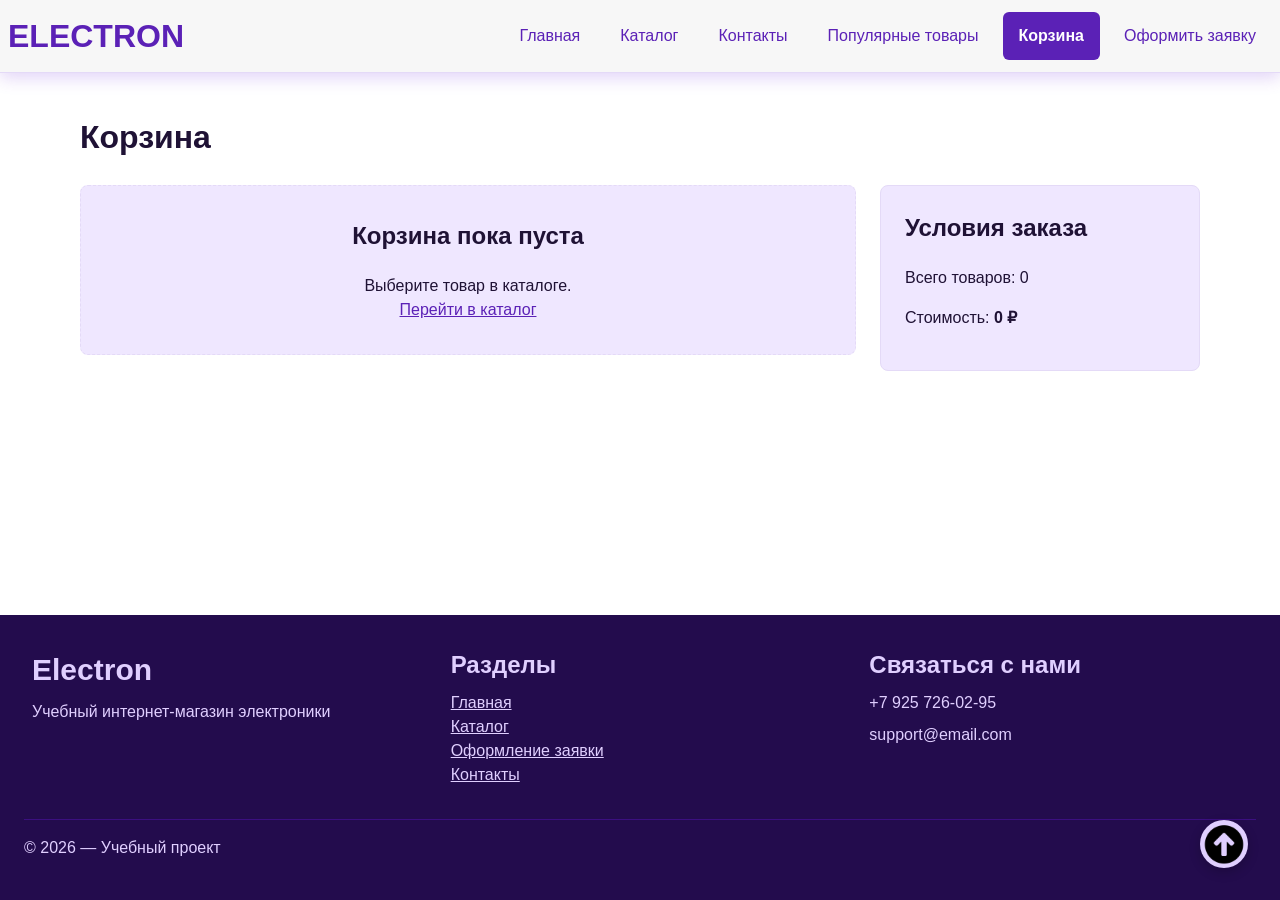
<file: cart.html>
<!doctype html>
<html lang="ru">
  <head>
    <meta charset="UTF-8" />
    <meta name="viewport" content="width=device-width, initial-scale=1.0" />
    <meta
      name="description"
      content="Корзина — учебный интернет-магазин электроники Electron."
    />
    <title>Корзина — Electron</title>
    <link rel="stylesheet" href="css/style.css" />
    <link rel="stylesheet" href="css/responsive.css" />
    <script src="js/data.js" defer></script>
    <script src="js/cart.js" defer></script>
  </head>
  <body>
    <a id="top"></a>

    <header class="site-header">
      <div class="site-header__inner">
        <a class="site-header__logo" href="index.html">Electron</a>
        <nav class="site-nav" aria-label="Основная навигация">
          <ul class="site-nav__list">
            <li class="site-nav__item">
              <a class="site-nav__link" href="index.html">Главная</a>
            </li>
            <li class="site-nav__item">
              <a class="site-nav__link" href="catalog.html">Каталог</a>
            </li>
            <li class="site-nav__item">
              <a class="site-nav__link" href="contacts.html">Контакты</a>
            </li>
            <li class="site-nav__item">
              <a class="site-nav__link" href="index.html#popular">
                Популярные товары
              </a>
            </li>
            <li class="site-nav__item">
              <a href="cart.html" class="site-nav__link site-nav__link--active"
                >Корзина</a
              >
            </li>
            <li class="site-nav__item">
              <a class="site-nav__link" href="order.html">Оформить заявку</a>
            </li>
          </ul>
        </nav>
      </div>
    </header>

    <main>
      <div class="container">
        <h1 class="cart-title">Корзина</h1>
      </div>

      <section class="container cart-layout">
        <div data-cart-list></div>

        <aside class="cart-info">
          <h2>Условия заказа</h2>
          <p class="card-description" data-cart-summary aria-live="polite">
            Всего товаров: 0
          </p>
          <p>Стоимость: <strong data-cart-subtotal>0 ₽</strong></p>

          <a href="order.html" data-checkout hidden>
            <button type="button" class="button button--primary">
              Перейти к оформлению
            </button>
          </a>
        </aside>
      </section>
    </main>

    <footer id="site-footer">
      <div class="site-footer__inner">
        <div>
          <h2 class="site-footer__logo">Electron</h2>
          <p>Учебный интернет-магазин электроники</p>
        </div>
        <div class="site-footer__sections">
          <h2>Разделы</h2>
          <a class="site-footer__link" href="index.html">Главная</a>
          <a class="site-footer__link" href="catalog.html">Каталог</a>
          <a class="site-footer__link" href="order.html">Оформление заявки</a>
          <a class="site-footer__link" href="contacts.html">Контакты</a>
        </div>
        <div>
          <h2>Связаться с нами</h2>
          <p>+7 925 726-02-95</p>
          <p>support@email.com</p>
        </div>
      </div>
      <div class="site-footer__bottom">
        <p>&copy; 2026 — Учебный проект</p>
      </div>
    </footer>

    <a href="#top" class="scroll-top" aria-label="Наверх" title="Наверх">
      <img class="scroll-top__img" src="images/top.png" alt="Наверх" />
    </a>

    <a href="cart.html" class="cart-msg" aria-live="polite" hidden></a>
  </body>
</html>
</file>
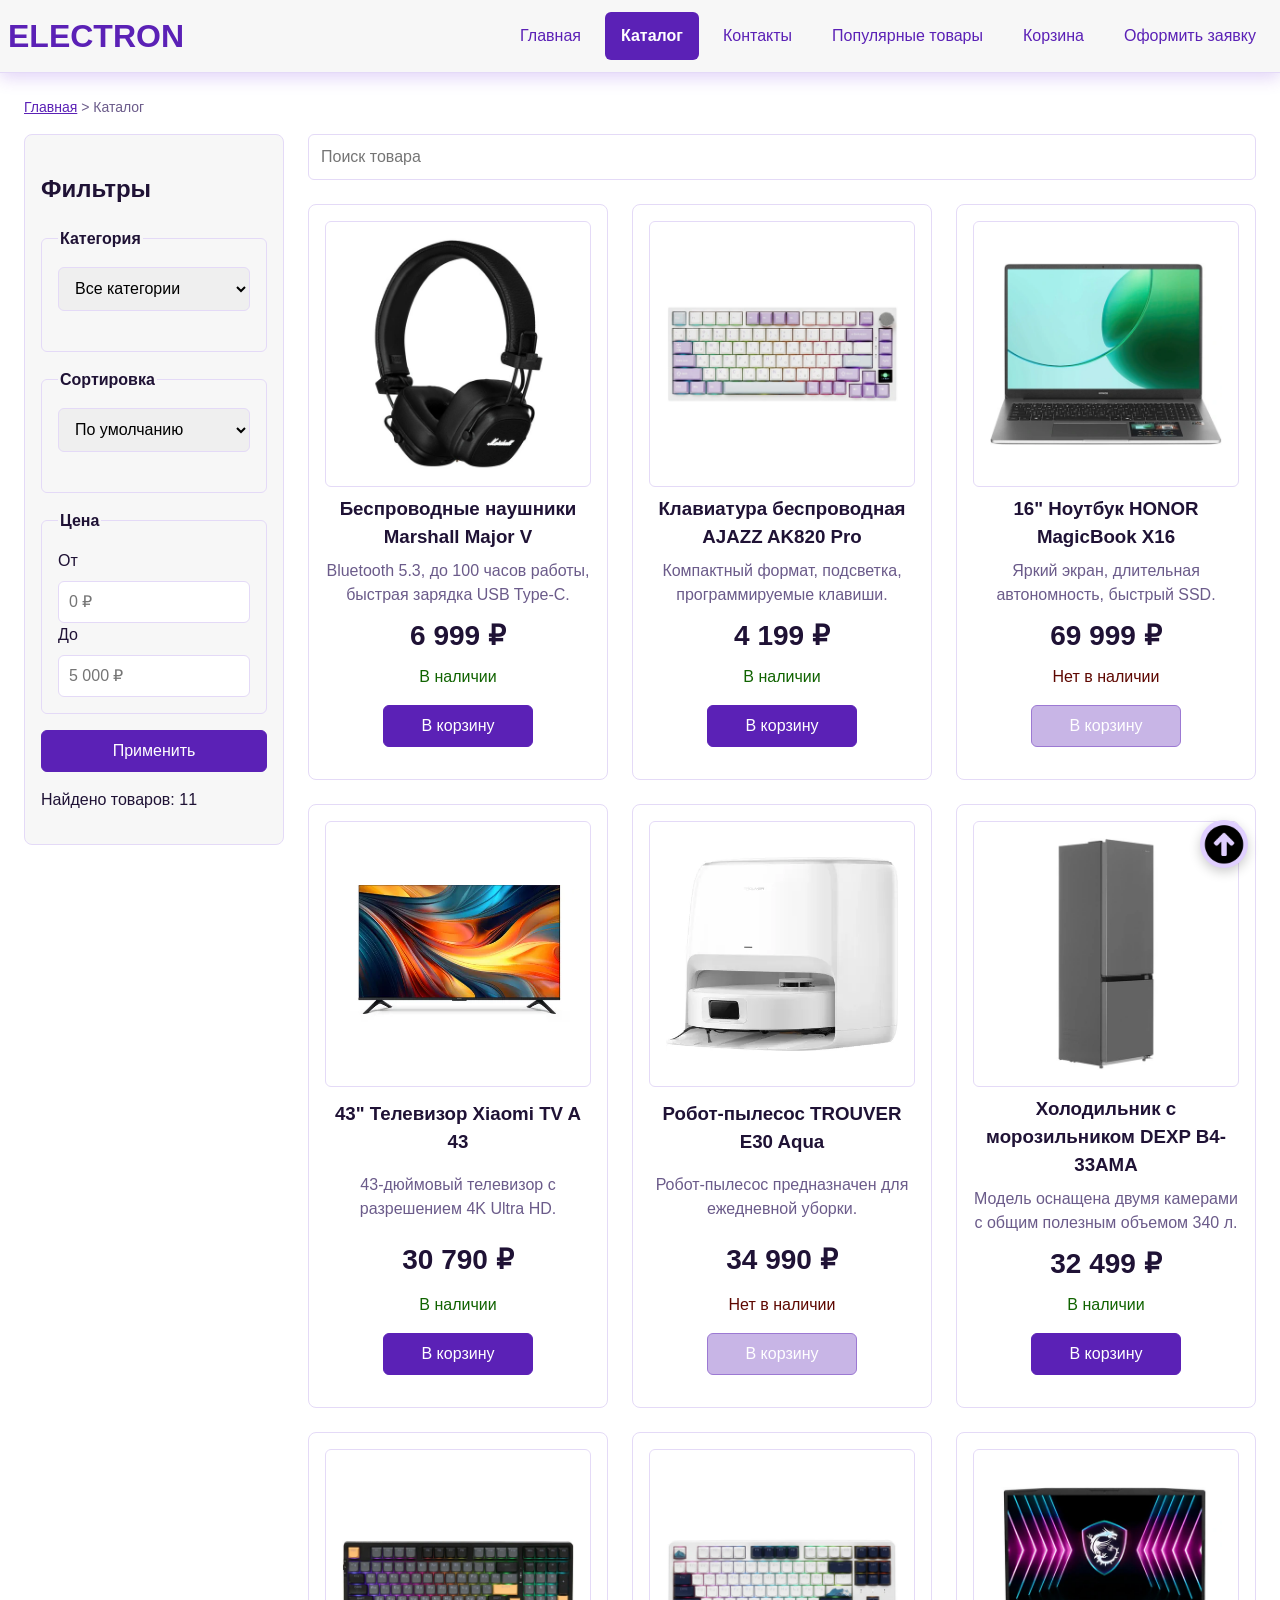
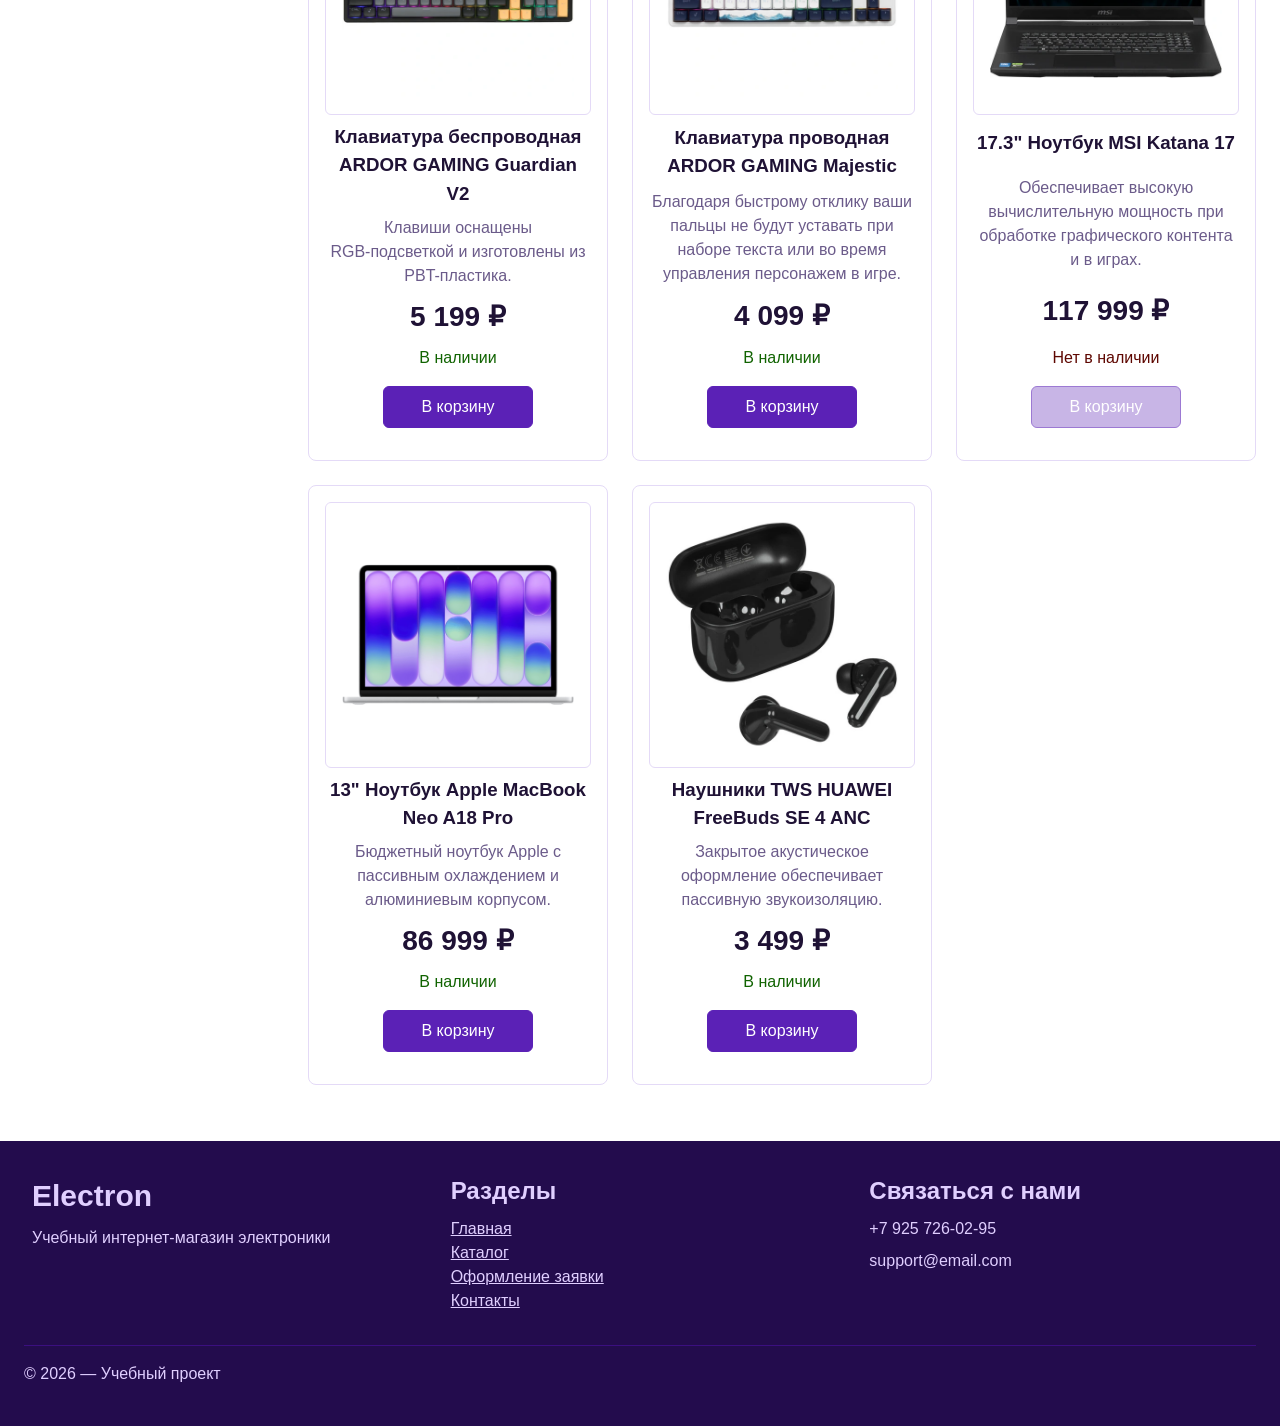
<file: catalog.html>
<!doctype html>
<html lang="ru">
  <head>
    <meta charset="UTF-8" />
    <meta name="viewport" content="width=device-width, initial-scale=1.0" />
    <meta
      name="description"
      content="Каталог товаров учебного интернет-
магазина."
    />
    <meta property="og:type" content="website" />
    <meta property="og:title" content="Учебный интернет-магазин" />
    <meta
      property="og:description"
      content="Учебный frontend-проект интернет-
магазина."
    />
    <meta
      property="og:image"
      content="https://aer1s7.github.io/kr1-html-css-
shop/images/preview.jpg"
    />
    <title>Каталог товаров — Учебный интернет-магазин</title>
    <link rel="stylesheet" href="css/style.css" />
    <link rel="stylesheet" href="css/responsive.css" />
    <script src="js/data.js" defer></script>
    <script src="js/catalog.js" defer></script>
    <script src="js/cart.js" defer></script>
  </head>
  <body>
    <header class="site-header">
      <div class="site-header__inner">
        <a class="site-header__logo" href="index.html">Electron</a>
        <nav class="site-nav" aria-label="Основная навигация">
          <ul class="site-nav__list">
            <li class="site-nav__item">
              <a class="site-nav__link" href="index.html"> Главная </a>
            </li>
            <li class="site-nav__item">
              <a
                class="site-nav__link site-nav__link--active"
                href="catalog.html"
                >Каталог</a
              >
            </li>
            <li class="site-nav__item">
              <a class="site-nav__link" href="contacts.html">Контакты</a>
            </li>
            <li class="site-nav__item">
              <a class="site-nav__link" href="index.html#popular">
                Популярные товары
              </a>
            </li>
            <li class="site-nav__item">
              <a href="cart.html" class="site-nav__link">Корзина</a>
            </li>
            <li class="site-nav__item">
              <a class="site-nav__link" href="order.html"> Оформить заявку </a>
            </li>
          </ul>
        </nav>
      </div>
    </header>
    <main>
      <nav class="breadcrumbs" aria-label="Хлебные крошки">
        <a class="breadcrumbs__link" href="index.html">Главная</a>
        <span class="breadcrumbs__current">Каталог</span>
      </nav>
      <section class="catalog-layout">
        <aside class="catalog-controls" aria-label="Управление каталогом">
          <h2>Фильтры</h2>
          <div class="filters-form">
            <fieldset class="catalog-controls__group">
              <legend>Категория</legend>
              <select id="category-filter" class="catalog-controls__select">
                <option value="all">Все категории</option>
                <option value="laptops">Ноутбуки</option>
                <option value="keyboards">Клавиатуры</option>
                <option value="audio">Аудиотехника</option>
                <option value="home">Бытовая техника</option>
              </select>
            </fieldset>
            <fieldset class="catalog-controls__group">
              <legend>Сортировка</legend>
              <select id="sort-select" class="catalog-controls__select">
                <option value="default">По умолчанию</option>
                <option value="price-asc">Сначала дешевле</option>
                <option value="price-desc">Сначала дороже</option>
                <option value="title-asc">По названию А-Я</option>
              </select>
            </fieldset>
            <fieldset class="catalog-controls__group">
              <legend>Цена</legend>
              <label for="price-from">От</label>
              <input
                id="price-from"
                name="price-from"
                type="number"
                min="0"
                placeholder="0 ₽"
                autocomplete="off"
              />
              <label for="price-to">До</label>
              <input
                id="price-to"
                name="price-to"
                type="number"
                min="0"
                placeholder="5 000 ₽"
                autocomplete="off"
              />
            </fieldset>
            <button class="button button--primary" type="submit">
              Применить
            </button>
          </div>
          <p class="catalog-count" aria-live="polite"></p>
          <p class="catalog-empty" hidden>
            По выбранным условиям товары не найдены.
          </p>
        </aside>
        <section class="catalog-products">
          <div class="catalog-controls__search">
            <input
              id="catalog-search"
              class="catalog-controls__input"
              type="search"
              placeholder="Поиск товара"
              autocomplete="off"
            />
          </div>
          <div class="products-grid" data-products-container>
            <article class="product-card product-card--featured">
              <span class="product-card__badge">Новинка</span>
              <a href="product.html"
                ><img
                  src="images/product-1.jpg"
                  srcset="
                    images/product-1.jpg 480w,
                    images/product-1.jpg 640w,
                    images/product-1.jpg 960w
                  "
                  sizes="(max-width: 639px) 100vw,
         (max-width: 1023px) 50vw,
         33vw"
                  alt="Наушники накладные чёрные"
                  width="640"
                  height="480"
                  class="product-card__image"
                />
              </a>
              <h3 class="product-card__title">
                <a href="product.html" class="product-card__link">
                  Наушники накладные чёрные
                </a>
              </h3>
              <p class="product-card__description">
                Bluetooth 5.3, до 100 часов работы, быстрая зарядка USB Type-C.
              </p>
              <p class="product-card__price">4 000 ₽</p>
              <a href="product.html">
                <button
                  class="button product-card__button"
                  type="button"
                  data-product="Товар 1"
                >
                  Подробнее
                </button>
              </a>
            </article>
            <article class="product-card">
              <a href="product.html"
                ><img
                  class="product-card__image"
                  src="images/product-2.jpg"
                  alt="Механическая клавиатура"
              /></a>
              <h3 class="product-card__title">
                <a href="product.html" class="product-card__link"
                  >Механическая клавиатура</a
                >
              </h3>
              <p class="product-card__description">
                Компактный формат, подсветка, программируемые клавиши.
              </p>
              <p class="product-card__price">6 000 ₽</p>
              <a href="product.html">
                <button
                  class="button product-card__button"
                  type="button"
                  data-product="Товар 2"
                >
                  Подробнее
                </button>
              </a>
            </article>
            <article class="product-card">
              <a href="product.html"
                ><img
                  class="product-card__image"
                  src="images/product-3.jpg"
                  alt="Ноутбук"
              /></a>
              <h3 class="product-card__title">
                <a href="product.html" class="product-card__link">Ноутбук</a>
              </h3>
              <p class="product-card__description">
                Яркий экран, длительная автономность, быстрый SSD.
              </p>
              <p class="product-card__price">60 000 ₽</p>
              <a href="product.html">
                <button
                  class="button product-card__button"
                  type="button"
                  data-product="Товар 3"
                >
                  Подробнее
                </button>
              </a>
            </article>
            <article class="product-card">
              <a href="product.html"
                ><img
                  class="product-card__image"
                  src="images/product-4.webp"
                  alt="Телевизор"
              /></a>
              <h3 class="product-card__title">
                <a href="product.html" class="product-card__link">
                  43' Телевизор
                </a>
              </h3>
              <p class="product-card__description">
                43-дюймовый телевизор с разрешением 4K Ultra HD.
              </p>
              <p class="product-card__price">24 990 ₽</p>
              <a href="product.html">
                <button
                  class="button product-card__button"
                  type="button"
                  data-product="Товар 4"
                >
                  Подробнее
                </button>
              </a>
            </article>
            <article class="product-card">
              <a href="product.html"
                ><img
                  class="img product-card__image"
                  src="images/product-5.webp"
                  alt="Робот-пылесос"
              /></a>
              <h3 class="product-card__title">
                <a href="product.html" class="product-card__link">
                  Робот-пылесос
                </a>
              </h3>
              <p class="product-card__description">
                Робот-пылесос предназначен для ежедневной уборки.
              </p>
              <p class="product-card__price">20 990 ₽</p>
              <a href="product.html">
                <button
                  class="button product-card__button"
                  type="button"
                  data-product="Товар 5"
                >
                  Подробнее
                </button>
              </a>
            </article>
          </div>
        </section>
      </section>
    </main>
    <footer id="site-footer">
      <div class="site-footer__inner">
        <div>
          <h2 class="site-footer__logo">Electron</h2>
          <p>Учебный интернет-магазин электроники</p>
        </div>
        <div class="site-footer__sections">
          <h2>Разделы</h2>
          <a class="site-footer__link" href="index.html">Главная</a>
          <a class="site-footer__link" href="catalog.html">Каталог</a>
          <a class="site-footer__link" href="order.html">Оформление заявки</a>
          <a class="site-footer__link" href="contacts.html">Контакты</a>
        </div>
        <div>
          <h2>Связаться с нами</h2>
          <p>+7 925 726-02-95</p>
          <p>support@email.com</p>
        </div>
      </div>
      <div class="site-footer__bottom">
        <p>&copy; 2026 — Учебный проект</p>
      </div>
    </footer>
    <a href="cart.html" class="cart-msg" aria-live="polite" hidden></a>
    <a href="cart.html" class="cart-counter" aria-live="polite" hidden
      >В корзине: 0</a
    >

    <a href="#top" class="scroll-top" aria-label="Наверх" title="Наверх"
      ><img class="scroll-top__img" src="images/top.png" alt="Наверх"
    /></a>
  </body>
</html>
</file>
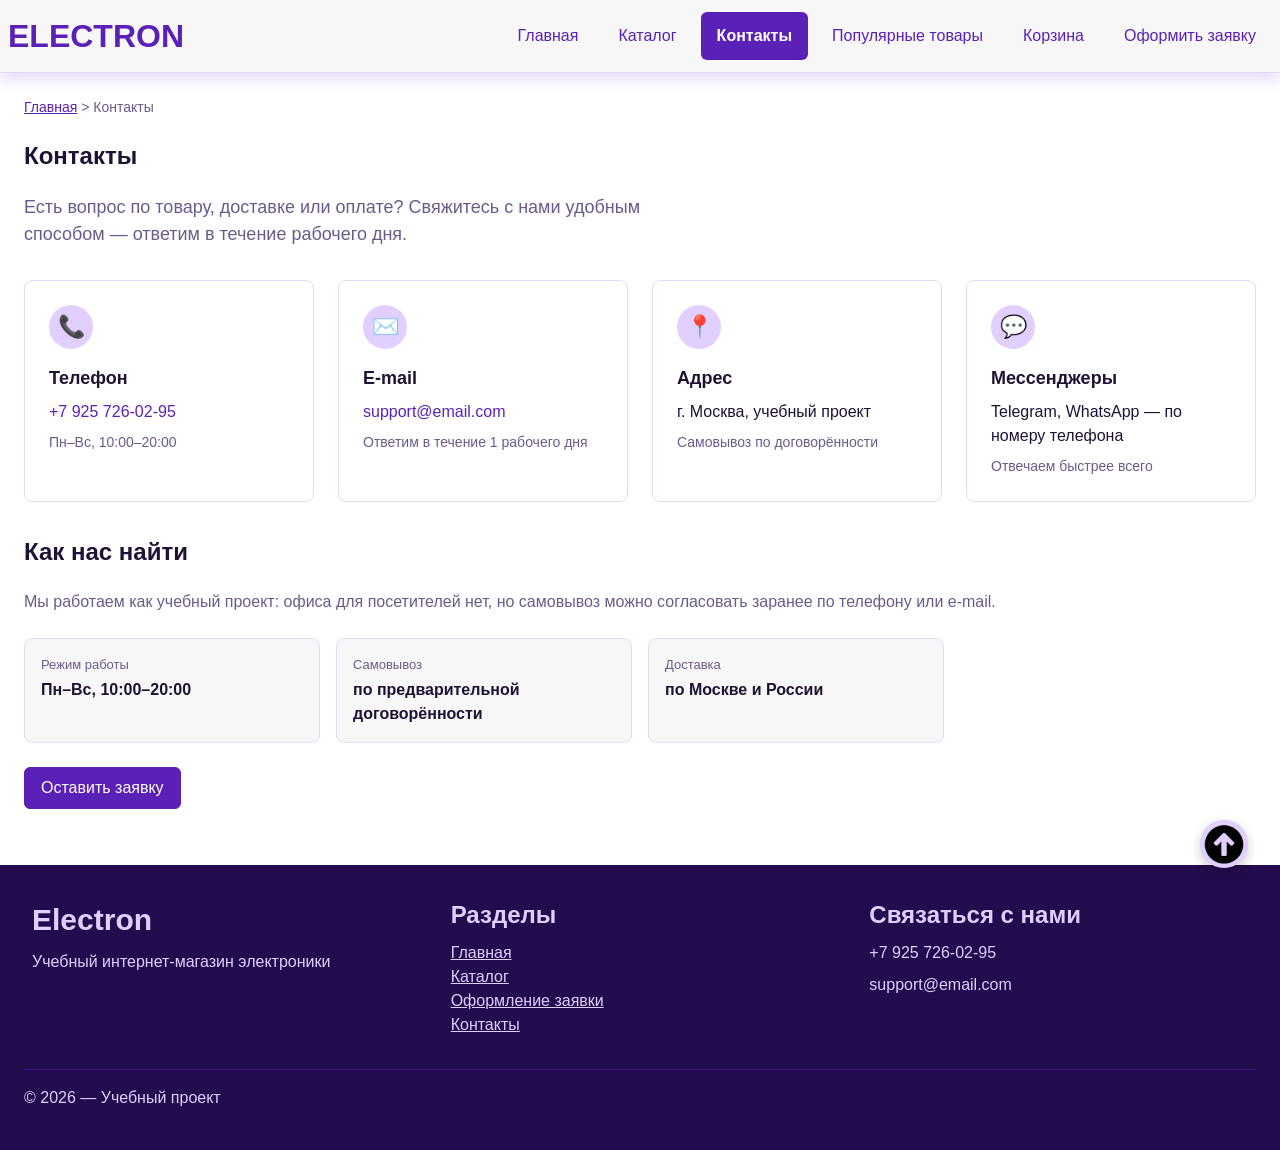
<file: contacts.html>
<!doctype html>
<html lang="ru">
  <head>
    <meta charset="UTF-8" />
    <meta name="viewport" content="width=device-width, initial-scale=1.0" />
    <meta
      name="description"
      content="Контакты учебного интернет-магазина Electron: телефон, e-mail, адрес, форма обратной связи."
    />
    <meta property="og:type" content="website" />
    <meta property="og:title" content="Контакты — Electron" />
    <meta
      property="og:description"
      content="Учебный frontend-проект интернет-магазина электроники."
    />
    <meta
      property="og:image"
      content="https://aer1s7.github.io/kr1-html-css-shop/images/preview.jpg"
    />
    <title>Контакты — Electron</title>
    <link rel="stylesheet" href="css/style.css" />
    <link rel="stylesheet" href="css/responsive.css" />
  </head>
  <body>
    <a id="top"></a>

    <header class="site-header">
      <div class="site-header__inner">
        <a class="site-header__logo" href="index.html">Electron</a>
        <nav class="site-nav" aria-label="Основная навигация">
          <ul class="site-nav__list">
            <li class="site-nav__item">
              <a class="site-nav__link" href="index.html">Главная</a>
            </li>
            <li class="site-nav__item">
              <a class="site-nav__link" href="catalog.html">Каталог</a>
            </li>
            <li class="site-nav__item">
              <a
                class="site-nav__link site-nav__link--active"
                href="contacts.html"
              >
                Контакты
              </a>
            </li>
            <li class="site-nav__item">
              <a class="site-nav__link" href="index.html#popular">
                Популярные товары
              </a>
            </li>
            <li class="site-nav__item">
              <a href="cart.html" class="site-nav__link">Корзина</a>
            </li>
            <li class="site-nav__item">
              <a class="site-nav__link" href="order.html">Оформить заявку</a>
            </li>
          </ul>
        </nav>
      </div>
    </header>

    <main>
      <nav class="breadcrumbs" aria-label="Хлебные крошки">
        <a class="breadcrumbs__link" href="index.html">Главная</a>
        <span class="breadcrumbs__current">Контакты</span>
      </nav>
      <section class="section contacts-intro">
        <h1>Контакты</h1>
        <p class="contacts-intro__text">
          Есть вопрос по товару, доставке или оплате? Свяжитесь с нами удобным
          способом — ответим в течение рабочего дня.
        </p>
      </section>

      <section class="section contacts-grid" aria-label="Способы связи">
        <article class="contact-card">
          <span class="contact-card__icon" aria-hidden="true">📞</span>
          <h2 class="contact-card__title">Телефон</h2>
          <p class="contact-card__text">
            <a class="contact-card__link" href="tel:+79257260295">
              +7 925 726-02-95
            </a>
          </p>
          <p class="contact-card__note">Пн–Вс, 10:00–20:00</p>
        </article>

        <article class="contact-card">
          <span class="contact-card__icon" aria-hidden="true">✉️</span>
          <h2 class="contact-card__title">E-mail</h2>
          <p class="contact-card__text">
            <a class="contact-card__link" href="mailto:support@email.com">
              support@email.com
            </a>
          </p>
          <p class="contact-card__note">Ответим в течение 1 рабочего дня</p>
        </article>

        <article class="contact-card">
          <span class="contact-card__icon" aria-hidden="true">📍</span>
          <h2 class="contact-card__title">Адрес</h2>
          <p class="contact-card__text">г. Москва, учебный проект</p>
          <p class="contact-card__note">Самовывоз по договорённости</p>
        </article>

        <article class="contact-card">
          <span class="contact-card__icon" aria-hidden="true">💬</span>
          <h2 class="contact-card__title">Мессенджеры</h2>
          <p class="contact-card__text">
            Telegram, WhatsApp — по номеру телефона
          </p>
          <p class="contact-card__note">Отвечаем быстрее всего</p>
        </article>
      </section>
      <section
        class="section contacts-map"
        aria-labelledby="contacts-map-title"
      >
        <div class="contacts-map__info">
          <h2 id="contacts-map-title">Как нас найти</h2>
          <p>
            Мы работаем как учебный проект: офиса для посетителей нет, но
            самовывоз можно согласовать заранее по телефону или e-mail.
          </p>

          <dl class="contacts-map__facts">
            <div class="contacts-map__fact">
              <dt>Режим работы</dt>
              <dd>Пн–Вс, 10:00–20:00</dd>
            </div>
            <div class="contacts-map__fact">
              <dt>Самовывоз</dt>
              <dd>по предварительной договорённости</dd>
            </div>
            <div class="contacts-map__fact">
              <dt>Доставка</dt>
              <dd>по Москве и России</dd>
            </div>
          </dl>

          <a href="order.html">
            <button class="button button--primary">Оставить заявку</button>
          </a>
        </div>
      </section>
    </main>

    <footer id="site-footer">
      <div class="site-footer__inner">
        <div>
          <h2 class="site-footer__logo">Electron</h2>
          <p>Учебный интернет-магазин электроники</p>
        </div>
        <div class="site-footer__sections">
          <h2>Разделы</h2>
          <a class="site-footer__link" href="index.html">Главная</a>
          <a class="site-footer__link" href="catalog.html">Каталог</a>
          <a class="site-footer__link" href="order.html">Оформление заявки</a>
          <a class="site-footer__link" href="contacts.html">Контакты</a>
        </div>
        <div>
          <h2>Связаться с нами</h2>
          <p>+7 925 726-02-95</p>
          <p>support@email.com</p>
        </div>
      </div>
      <div class="site-footer__bottom">
        <p>&copy; 2026 — Учебный проект</p>
      </div>
    </footer>

    <a href="#top" class="scroll-top" aria-label="Наверх" title="Наверх">
      <img class="scroll-top__img" src="images/top.png" alt="Наверх" />
    </a>
  </body>
</html>
</file>
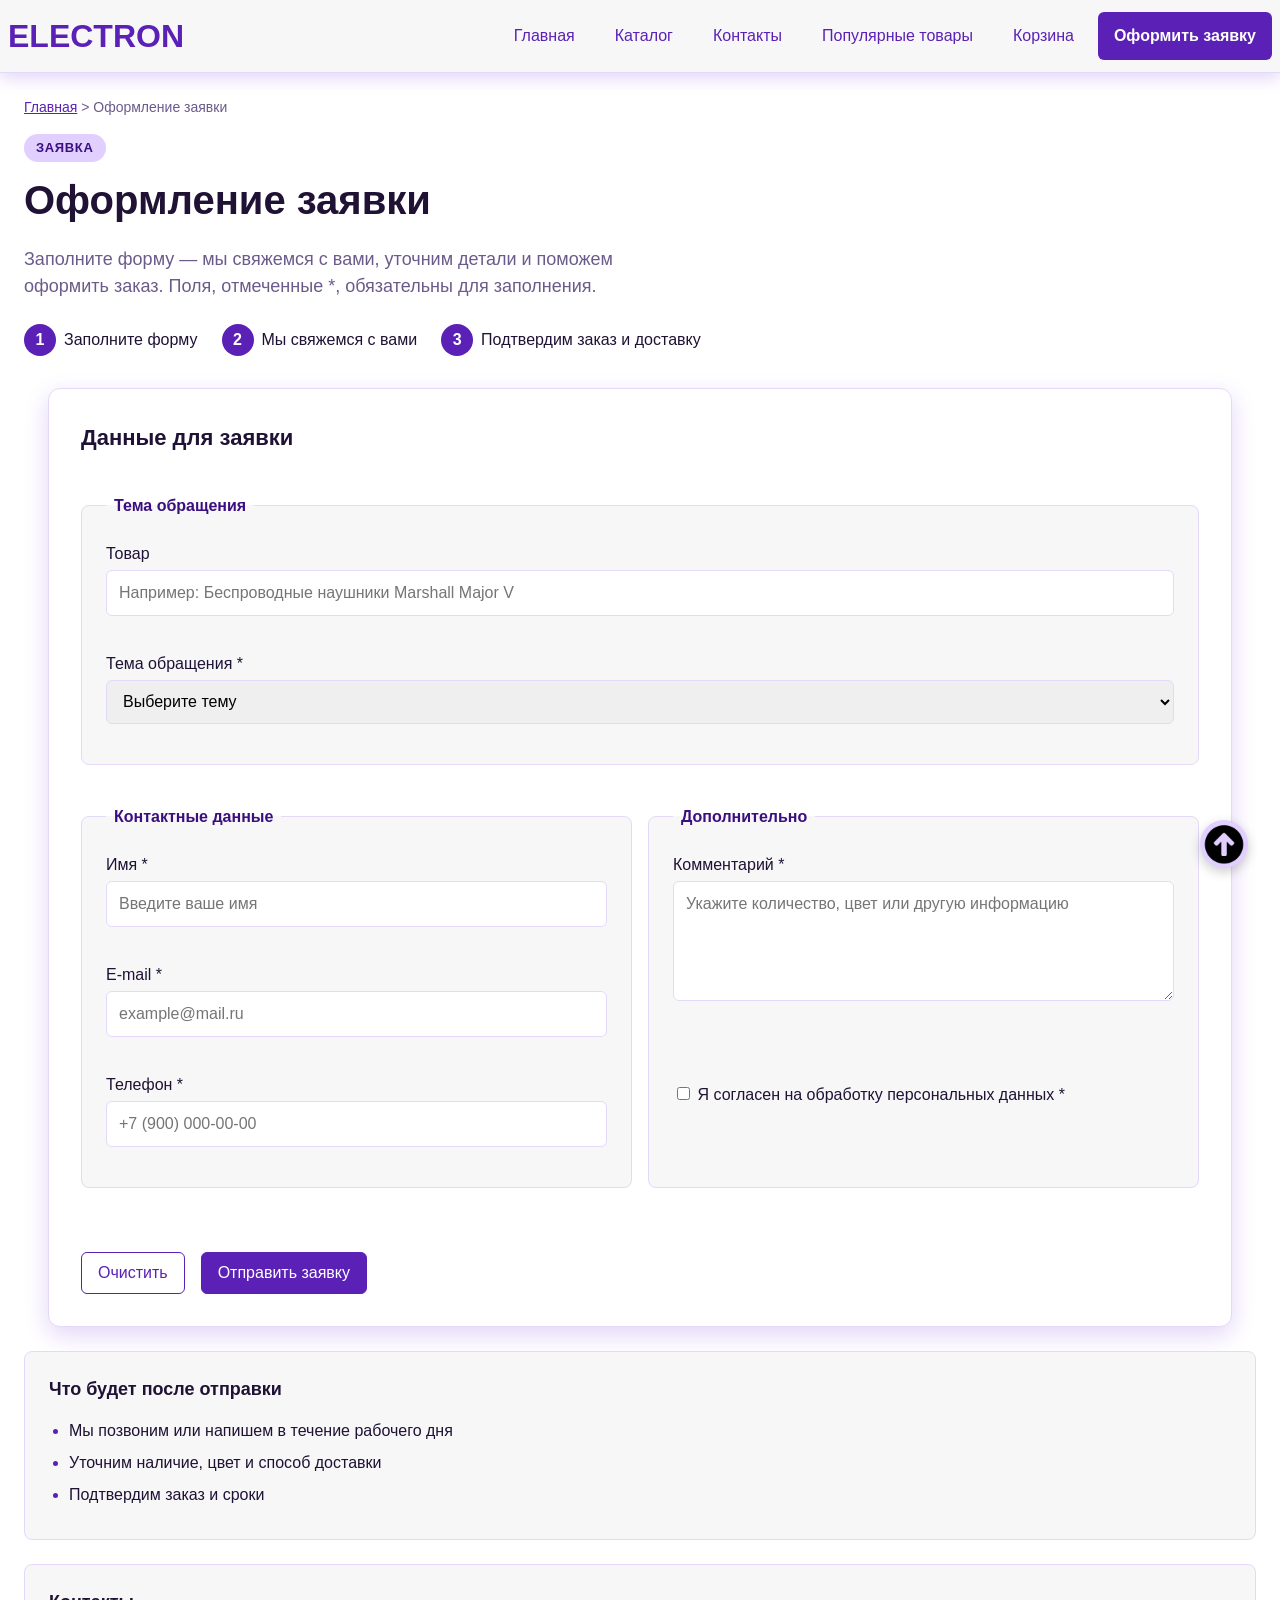
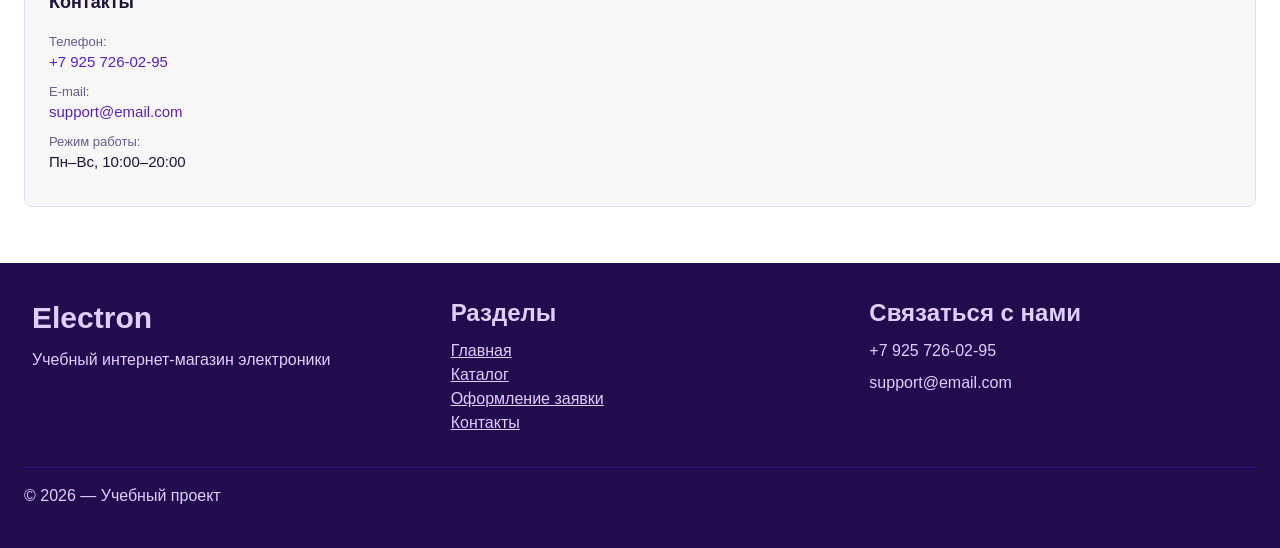
<file: order.html>
<!doctype html>
<html lang="ru">
  <head>
    <meta charset="UTF-8" />
    <meta name="viewport" content="width=device-width, initial-scale=1.0" />
    <meta
      name="description"
      content="Оформление заявки в интернет-магазине Electron: выбор товара, контакты, способ получения."
    />
    <meta property="og:type" content="website" />
    <meta property="og:title" content="Оформление заявки — Electron" />
    <meta
      property="og:description"
      content="Учебный frontend-проект интернет-магазина электроники."
    />
    <meta
      property="og:image"
      content="https://aer1s7.github.io/kr1-html-css-shop/images/preview.jpg"
    />
    <title>Оформление заявки — Electron</title>
    <link rel="stylesheet" href="css/style.css" />
    <link rel="stylesheet" href="css/responsive.css" />
    <script src="js/validation.js" defer></script>
  </head>
  <body>
    <a id="top"></a>

    <header class="site-header">
      <div class="site-header__inner">
        <a class="site-header__logo" href="index.html">Electron</a>
        <nav class="site-nav" aria-label="Основная навигация">
          <ul class="site-nav__list">
            <li class="site-nav__item">
              <a class="site-nav__link" href="index.html">Главная</a>
            </li>
            <li class="site-nav__item">
              <a class="site-nav__link" href="catalog.html">Каталог</a>
            </li>
            <li class="site-nav__item">
              <a class="site-nav__link" href="contacts.html">Контакты</a>
            </li>
            <li class="site-nav__item">
              <a class="site-nav__link" href="index.html#popular">
                Популярные товары
              </a>
            </li>
            <li class="site-nav__item">
              <a href="cart.html" class="site-nav__link">Корзина</a>
            </li>
            <li class="site-nav__item">
              <a
                class="site-nav__link site-nav__link--active"
                href="order.html"
              >
                Оформить заявку
              </a>
            </li>
          </ul>
        </nav>
      </div>
    </header>

    <main>
      <nav class="breadcrumbs" aria-label="Хлебные крошки">
        <a class="breadcrumbs__link" href="index.html">Главная</a>
        <span class="breadcrumbs__current">Оформление заявки</span>
      </nav>
      <section class="section order-intro">
        <p class="order-intro__eyebrow">Заявка</p>
        <h1 class="order-intro__title">Оформление заявки</h1>
        <p class="order-intro__text">
          Заполните форму — мы свяжемся с вами, уточним детали и поможем
          оформить заказ. Поля, отмеченные
          <span class="order-form__required" aria-hidden="true">*</span>,
          обязательны для заполнения.
        </p>

        <ol class="order-steps">
          <li class="order-steps__item">
            <span class="order-steps__num">1</span>
            <span class="order-steps__text">Заполните форму</span>
          </li>
          <li class="order-steps__item">
            <span class="order-steps__num">2</span>
            <span class="order-steps__text">Мы свяжемся с вами</span>
          </li>
          <li class="order-steps__item">
            <span class="order-steps__num">3</span>
            <span class="order-steps__text">Подтвердим заказ и доставку</span>
          </li>
        </ol>
      </section>

      <section class="section order-layout">
        <form
          class="order-form order-form--page order-card"
          id="order-page-form"
          action="order.html"
          method="get"
          novalidate
        >
          <h2 class="order-card__title">Данные для заявки</h2>

          <fieldset class="order-form__group order-form__group--wide">
            <legend class="order-form__legend">Тема обращения</legend>

            <div class="order-form__field">
              <label class="order-form__label" for="page-product">
                Товар
              </label>
              <input
                class="order-form__input"
                id="order-product"
                name="proudct"
                type="text"
                placeholder="Например: Беспроводные наушники Marshall Major V"
              />
              <p class="form-error" id="order-product-error"></p>
            </div>

            <div class="order-form__field">
              <label class="order-form__label" for="page-topic">
                Тема обращения
                <span class="order-form__required" aria-hidden="true">*</span>
              </label>
              <select
                class="order-form__select"
                id="order-topic"
                name="topic"
                required
              >
                <option value="default">Выберите тему</option>
                <option value="returnment">Возврат товара</option>
                <option value="consultation">Консультация</option>
                <option value="delivery">Доставка</option>
              </select>
              <p class="form-error" id="order-topic-error"></p>
            </div>
          </fieldset>

          <fieldset class="order-form__group">
            <legend class="order-form__legend">Контактные данные</legend>

            <div class="order-form__field">
              <label class="order-form__label" for="page-name">
                Имя
                <span class="order-form__required" aria-hidden="true">*</span>
              </label>
              <input
                class="order-form__input"
                id="order-name"
                name="name"
                type="text"
                placeholder="Введите ваше имя"
                autocomplete="given-name"
                required
              />
              <p class="form-error" id="order-name-error"></p>
            </div>

            <div class="order-form__field">
              <label class="order-form__label" for="page-email">
                E-mail
                <span class="order-form__required" aria-hidden="true">*</span>
              </label>
              <input
                class="order-form__input"
                id="order-email"
                name="email"
                type="email"
                placeholder="example@mail.ru"
                autocomplete="email"
                required
              />
              <p class="form-error" id="order-email-error"></p>
            </div>

            <div class="order-form__field">
              <label class="order-form__label" for="page-phone">
                Телефон
                <span class="order-form__required" aria-hidden="true">*</span>
              </label>
              <input
                class="order-form__input"
                id="order-phone"
                name="phone"
                type="tel"
                inputmode="tel"
                placeholder="+7 (900) 000-00-00"
                pattern="^\+7 \(\d{3}\) \d{3}-\d{2}-\d{2}$"
                title="Введите телефон в формате +7 (900) 000-00-00"
                required
              />
              <p class="form-error" id="order-phone-error"></p>
            </div>
          </fieldset>

          <fieldset class="order-form__group">
            <legend class="order-form__legend">Дополнительно</legend>

            <div class="order-form__field">
              <label class="order-form__label" for="page-comment">
                Комментарий
                <span class="order-form__required" aria-hidden="true">*</span>
              </label>
              <textarea
                class="order-form__textarea"
                id="order-comment"
                name="comment"
                rows="4"
                placeholder="Укажите количество, цвет или другую информацию"
                required
              ></textarea>
              <p class="form-error" id="order-comment-error"></p>
            </div>

            <div class="order-form__field">
              <label class="order-form__label" for="page-agreement">
                <input
                  id="order-agreement"
                  name="agreement"
                  type="checkbox"
                  value="yes"
                  required
                />
                Я согласен на обработку персональных данных
                <span class="order-form__required" aria-hidden="true">*</span>
              </label>
              <p class="form-error" id="order-agreement-error"></p>
            </div>
          </fieldset>

          <div class="order-form__actions">
            <button class="button button--secondary" type="reset">
              Очистить
            </button>
            <button class="button button--primary" type="submit">
              Отправить заявку
            </button>
          </div>
          <p class="form-message" aria-live="polite"></p>
        </form>
        <aside class="order-aside" aria-label="Дополнительная информация">
          <div class="order-aside__card">
            <h2 class="order-aside__title">Что будет после отправки</h2>
            <ul class="order-aside__list">
              <li>Мы позвоним или напишем в течение рабочего дня</li>
              <li>Уточним наличие, цвет и способ доставки</li>
              <li>Подтвердим заказ и сроки</li>
            </ul>
          </div>

          <div class="order-aside__card">
            <h2 class="order-aside__title">Контакты</h2>
            <p class="order-aside__row">
              <span class="order-aside__label">Телефон:</span>
              <a class="order-aside__link" href="tel:+79257260295">
                +7 925 726-02-95
              </a>
            </p>
            <p class="order-aside__row">
              <span class="order-aside__label">E-mail:</span>
              <a class="order-aside__link" href="mailto:support@email.com">
                support@email.com
              </a>
            </p>
            <p class="order-aside__row">
              <span class="order-aside__label">Режим работы:</span>
              Пн–Вс, 10:00–20:00
            </p>
          </div>
        </aside>
      </section>
    </main>

    <footer id="site-footer">
      <div class="site-footer__inner">
        <div>
          <h2 class="site-footer__logo">Electron</h2>
          <p>Учебный интернет-магазин электроники</p>
        </div>
        <div class="site-footer__sections">
          <h2>Разделы</h2>
          <a class="site-footer__link" href="index.html">Главная</a>
          <a class="site-footer__link" href="catalog.html">Каталог</a>
          <a class="site-footer__link" href="order.html">Оформление заявки</a>
          <a class="site-footer__link" href="contacts.html">Контакты</a>
        </div>
        <div>
          <h2>Связаться с нами</h2>
          <p>+7 925 726-02-95</p>
          <p>support@email.com</p>
        </div>
      </div>
      <div class="site-footer__bottom">
        <p>&copy; 2026 — Учебный проект</p>
      </div>
    </footer>

    <a href="#top" class="scroll-top" aria-label="Наверх" title="Наверх">
      <img class="scroll-top__img" src="images/top.png" alt="Наверх" />
    </a>
  </body>
</html>
</file>
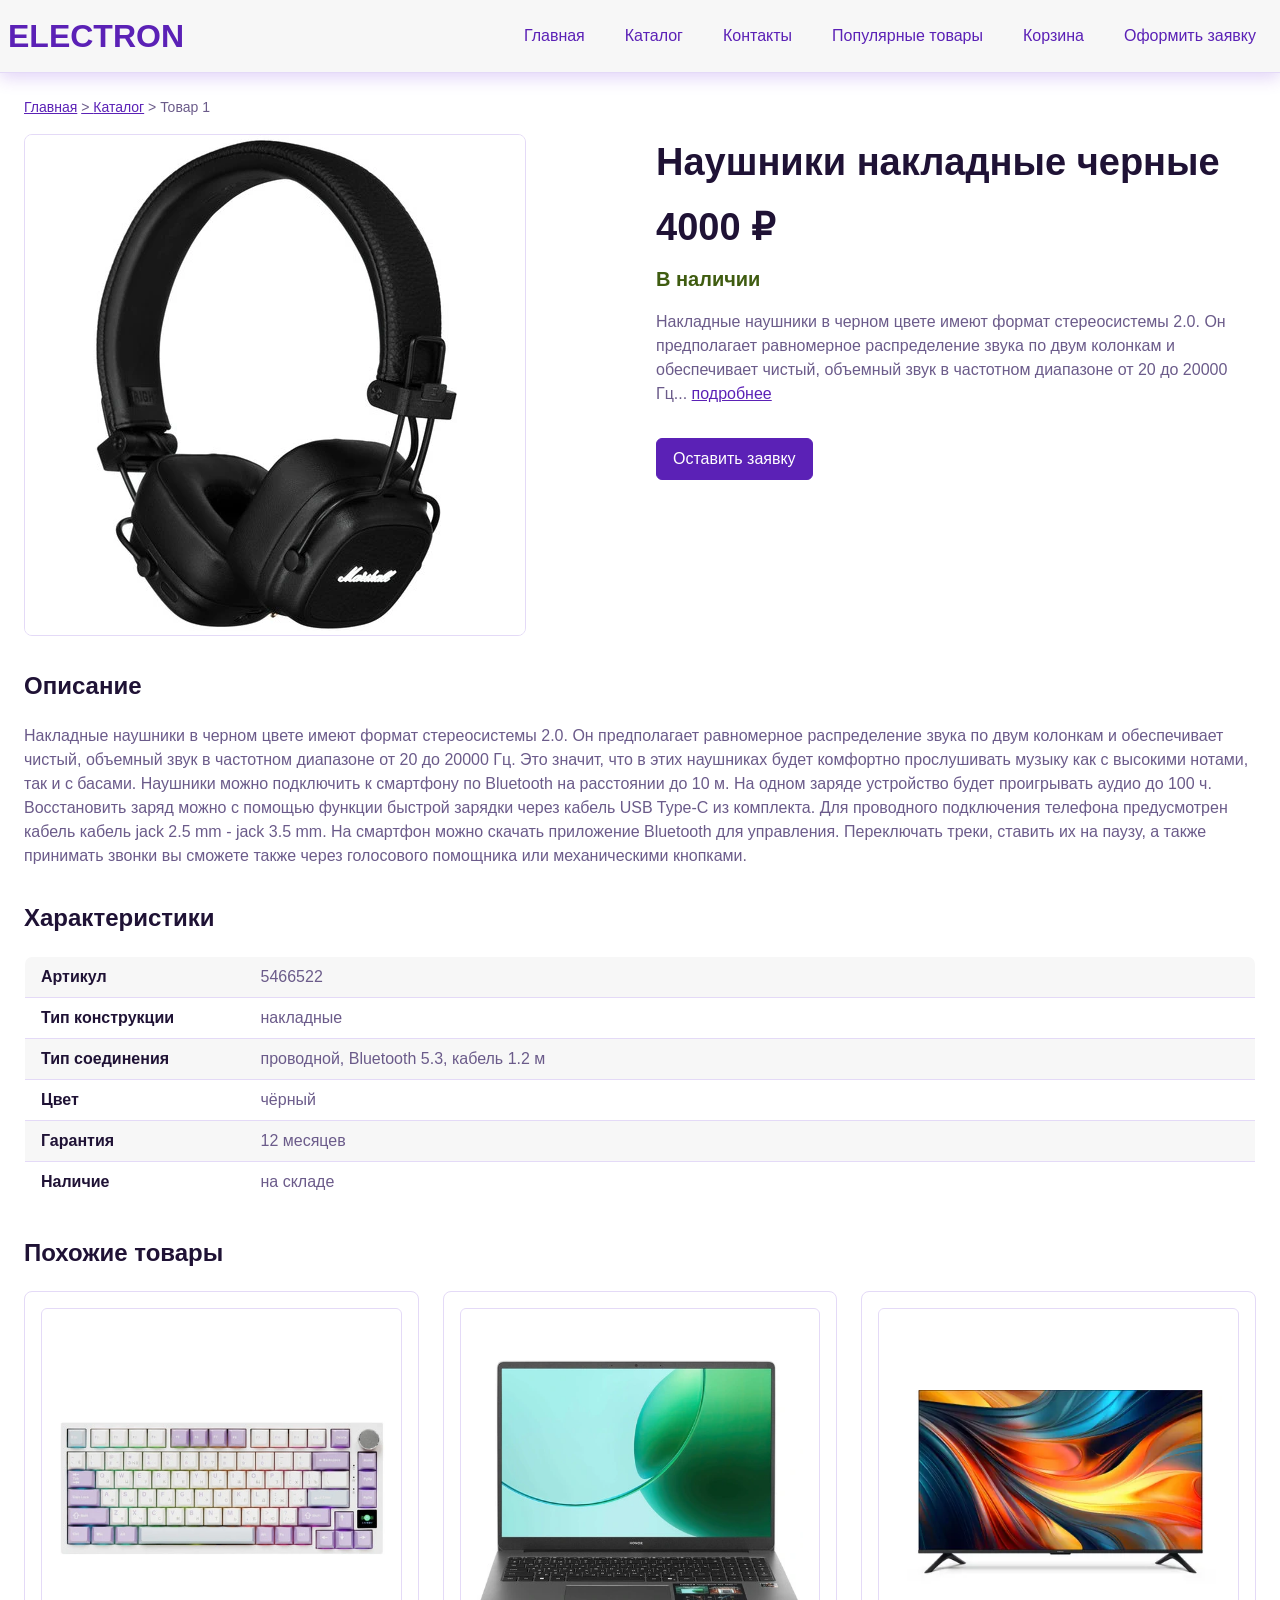
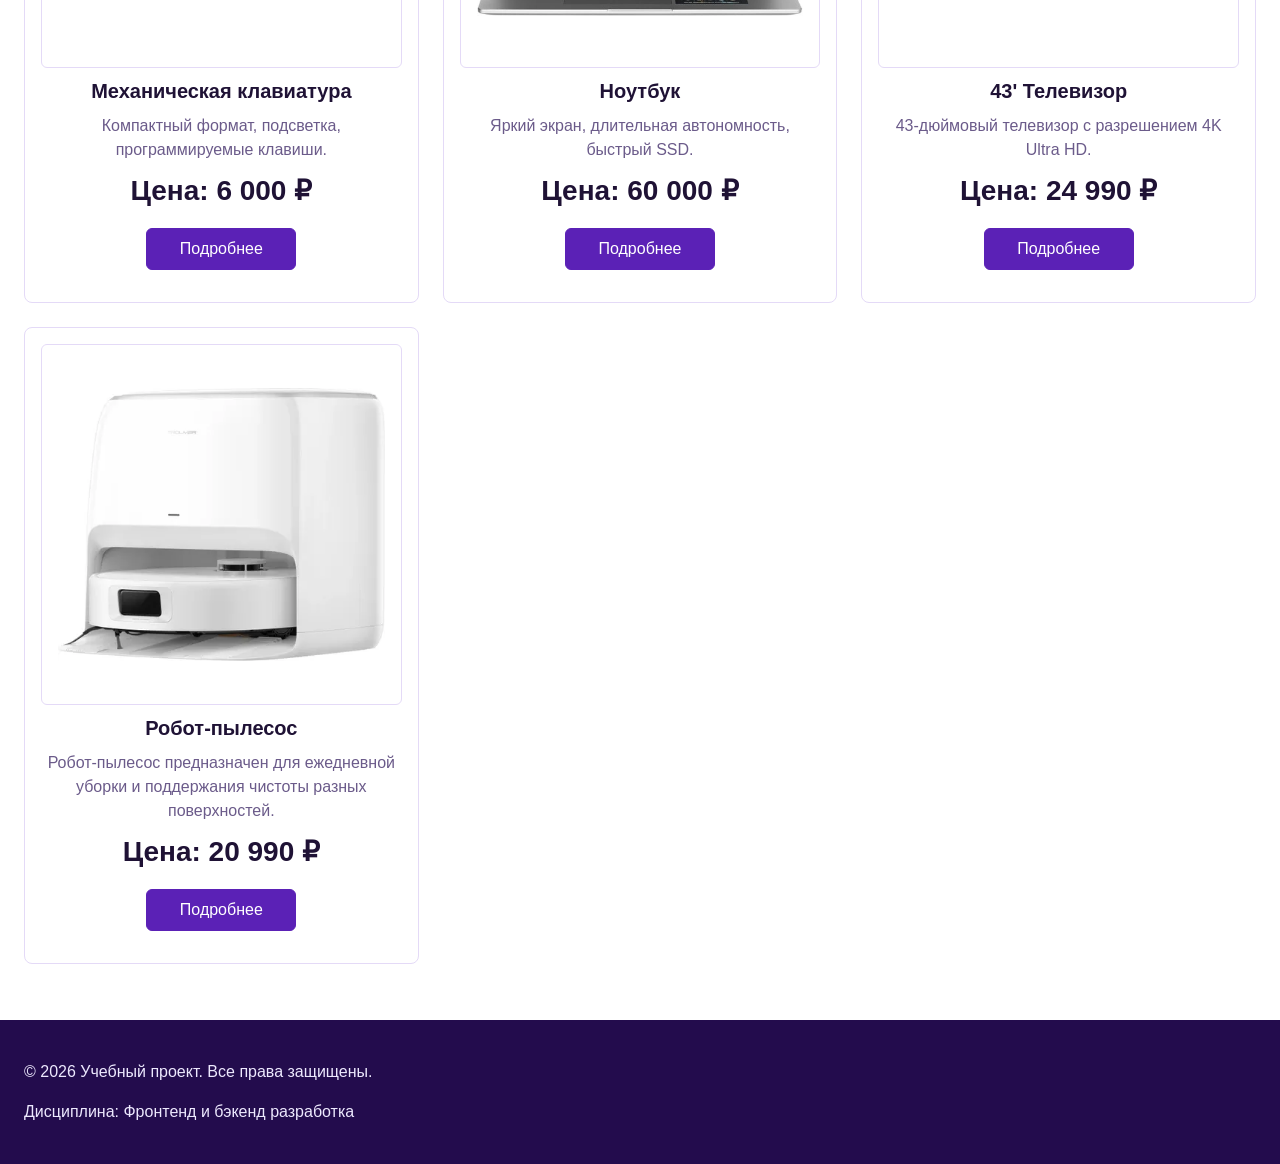
<file: product.html>
<!doctype html>
<html lang="ru">
  <head>
    <meta charset="UTF-8" />
    <meta name="viewport" content="width=device-width, initial-scale=1.0" />
    <meta
      name="description"
      content="Страница товара учебного интернет-магазина."
    />
    <meta property="og:type" content="website" />
    <meta property="og:title" content="Учебный интернет-магазин" />
    <meta
      property="og:description"
      content="Учебный frontend-проект интернет-магазина."
    />
    <meta
      property="og:image"
      content="https://aer1s7.github.io/kr1-html-css-shop/images/preview.jpg"
    />
    <title>Товар 1 — Учебный интернет-магазин</title>
    <link rel="stylesheet" href="css/style.css" />
    <link rel="stylesheet" href="css/responsive.css" />
    <script src="js/main.js" defer></script>
  </head>
  <body>
    <header class="site-header">
      <div class="site-header__inner">
        <a class="site-header__logo" href="index.html">Electron</a>
        <nav class="site-nav" aria-label="Основная навигация">
          <ul class="site-nav__list">
            <li class="site-nav__item">
              <a class="site-nav__link" href="index.html">Главная</a>
            </li>
            <li class="site-nav__item">
              <a class="site-nav__link" href="catalog.html">Каталог</a>
            </li>
            <li class="site-nav__item">
              <a class="site-nav__link" href="contacts.html">Контакты</a>
            </li>
            <li class="site-nav__item">
              <a class="site-nav__link" href="index.html#popular">
                Популярные товары
              </a>
            </li>
            <li class="site-nav__item">
              <a href="cart.html" class="site-nav__link">Корзина</a>
            </li>
            <li class="site-nav__item">
              <a class="site-nav__link" href="order.html"> Оформить заявку </a>
            </li>
          </ul>
        </nav>
      </div>
    </header>

    <main>
      <nav class="breadcrumbs" aria-label="Хлебные крошки">
        <a class="breadcrumbs__link" href="index.html">Главная</a>
        <a class="breadcrumbs__current" href="catalog.html">Каталог</a>
        <span class="breadcrumbs__current">Товар 1</span>
      </nav>

      <section class="section product-detail">
        <div class="product-detail__media">
          <img
            class="product-detail__image"
            src="images/product-1.jpg"
            alt="Накладные наушники"
          />
        </div>

        <div class="product-detail__info">
          <h1 class="product-detail__title">Наушники накладные черные</h1>

          <p class="product-detail__price">4000 ₽</p>

          <p class="product-detail__stock">В наличии</p>

          <p class="product-detail__description">
            Накладные наушники в черном цвете имеют формат стереосистемы 2.0. Он
            предполагает равномерное распределение звука по двум колонкам и
            обеспечивает чистый, объемный звук в частотном диапазоне от 20 до
            20000 Гц...
            <a href="#about-product" class="product-detail__continuelink"
              >подробнее</a
            >
          </p>
          <a href="order.html">
            <button
              class="button button--primary product-detail__button"
              type="button"
              data-product="Товар 1"
            >
              Оставить заявку
            </button>
          </a>
        </div>
      </section>
      <section class="section" id="about-product">
        <h2>Описание</h2>
        <p class="about-product__description">
          Накладные наушники в черном цвете имеют формат стереосистемы 2.0. Он
          предполагает равномерное распределение звука по двум колонкам и
          обеспечивает чистый, объемный звук в частотном диапазоне от 20 до
          20000 Гц. Это значит, что в этих наушниках будет комфортно
          прослушивать музыку как с высокими нотами, так и с басами. Наушники
          можно подключить к смартфону по Bluetooth на расстоянии до 10 м. На
          одном заряде устройство будет проигрывать аудио до 100 ч. Восстановить
          заряд можно с помощью функции быстрой зарядки через кабель USB Type-C
          из комплекта. Для проводного подключения телефона предусмотрен кабель
          кабель jack 2.5 mm - jack 3.5 mm. На смартфон можно скачать приложение
          Bluetooth для управления. Переключать треки, ставить их на паузу, а
          также принимать звонки вы сможете также через голосового помощника или
          механическими кнопками.
        </p>
      </section>
      <section class="section" id="specifications">
        <h2>Характеристики</h2>
        <div class="table-wrapper">
          <table class="specs-table">
            <caption class="visually-hidden">
              Технические характеристики товара
            </caption>
            <tbody>
              <tr class="specs-table__row">
                <th class="specs-table__head" scope="row">Артикул</th>
                <td class="specs-table__cell">5466522</td>
              </tr>
              <tr class="specs-table__row">
                <th class="specs-table__head" scope="row">Тип конструкции</th>
                <td class="specs-table__cell">накладные</td>
              </tr>
              <tr class="specs-table__row">
                <th class="specs-table__head" scope="row">Тип соединения</th>
                <td class="specs-table__cell">
                  проводной, Bluetooth 5.3, кабель 1.2 м
                </td>
              </tr>
              <tr class="specs-table__row">
                <th class="specs-table__head" scope="row">Цвет</th>
                <td class="specs-table__cell">чёрный</td>
              </tr>
              <tr class="specs-table__row">
                <th class="specs-table__head" scope="row">Гарантия</th>
                <td class="specs-table__cell">12 месяцев</td>
              </tr>
              <tr class="specs-table__row">
                <th class="specs-table__head" scope="row">Наличие</th>
                <td class="specs-table__cell">на складе</td>
              </tr>
            </tbody>
          </table>
        </div>
      </section>

      <section class="section" id="related">
        <h2>Похожие товары</h2>
        <div class="products-grid--popular">
          <article class="product-card">
            <a href="product.html"
              ><img
                class="product-card__image"
                src="images/product-2.jpg"
                alt="Механическая клавиатура"
            /></a>
            <h3 class="product-card__title">
              <a class="product-card__link" href="product.html"
                >Механическая клавиатура</a
              >
            </h3>
            <p class="product-card__description">
              Компактный формат, подсветка, программируемые клавиши.
            </p>
            <p class="product-card__price">Цена: 6 000 ₽</p>
            <button
              class="button product-card__button"
              type="button"
              data-product="Товар 2"
            >
              Подробнее
            </button>
          </article>
          <article class="product-card">
            <a href="product.html"
              ><img
                class="product-card__image"
                src="images/product-3.jpg"
                alt="Ноутбук"
            /></a>
            <h3 class="product-card__title">
              <a class="product-card__link" href="product.html">Ноутбук</a>
            </h3>
            <p class="product-card__description">
              Яркий экран, длительная автономность, быстрый SSD.
            </p>
            <p class="product-card__price">Цена: 60 000 ₽</p>
            <button
              class="button product-card__button"
              type="button"
              data-product="Товар 3"
            >
              Подробнее
            </button>
          </article>
          <article class="product-card">
            <a href="product.html"
              ><img
                class="product-card__image"
                src="images/product-4.webp"
                alt="Телевизор"
            /></a>
            <h3 class="product-card__title">
              <a class="product-card__link" href="product.html"
                >43' Телевизор</a
              >
            </h3>
            <p class="product-card__description">
              43-дюймовый телевизор с разрешением 4K Ultra HD.
            </p>
            <p class="product-card__price">Цена: 24 990 ₽</p>
            <button
              class="button product-card__button"
              type="button"
              data-product="Товар 3"
            >
              Подробнее
            </button>
          </article>
          <article class="product-card">
            <a href="product.html"
              ><img
                class="product-card__image"
                src="images/product-5.webp"
                alt="Робот-пылесос"
            /></a>
            <h3 class="product-card__title">
              <a class="product-card__link" href="product.html"
                >Робот-пылесос</a
              >
            </h3>
            <p class="product-card__description">
              Робот-пылесос предназначен для ежедневной уборки и поддержания
              чистоты разных поверхностей.
            </p>
            <p class="product-card__price">Цена: 20 990 ₽</p>
            <button
              class="button product-card__button"
              type="button"
              data-product="Товар 3"
            >
              Подробнее
            </button>
          </article>
        </div>
      </section>
    </main>

    <footer id="contacts">
      <p>&copy; 2026 Учебный проект. Все права защищены.</p>
      <p>Дисциплина: Фронтенд и бэкенд разработка</p>
    </footer>

    <dialog
      class="order-dialog"
      id="order-dialog"
      aria-labelledby="order-dialog-title"
    >
      <h2 class="order-dialog__title" id="order-dialog-title">
        Оформление заявки
      </h2>
    </dialog>
  </body>
</html>
</file>
<file: css/style.css>
��/ *   = = = = = = = = = = = = = = = = = = = = = = = = = = = = = = =  
 1 .   5@5<5==K5  ?@>5:B0 
 = = = = = = = = = = = = = = = = = = = = = = = = = = = = = = =   * /  
 : r o o t   {  
     / *   A=>2=K5  F25B0  ?@>5:B0  * /  
     - - c o l o r - b g :   # f f f f f f ;  
     - - c o l o r - t e x t :   # 1 f 1 2 3 5 ;  
     - - c o l o r - m u t e d :   # 6 b 5 b 8 a ;  
     - - c o l o r - g r a y :   # 6 6 6 ;  
     - - c o l o r - p r i m a r y :   # 5 b 2 1 b 6 ;  
     - - c o l o r - p r i m a r y - d a r k :   # 3 b 0 f 8 0 ;  
     - - c o l o r - b o r d e r :   # e 4 d a f 7 ;  
     - - c o l o r - s u r f a c e :   # f 7 f 7 f 7 ;  
     - - c o l o r - s u r f a c e - a c c e n t :   # e 0 c f f f ;  
     - - c o l o r - d a n g e r :   # b 0 0 0 2 0 ;  
     - - c o l o r - s u c c e s s :   # 3 f 5 c 1 0 ;  
     - - c o l o r - s u c c e s s - b g :   # e e f a f 0 ;  
     - - c o l o r - w h i t e :   # f f f f f f ;  
     - - c o l o r - s h a d o w :   r g b a ( 1 0 9 ,   4 0 ,   2 1 7 ,   0 . 2 ) ;  
     / *   BABC?K  * /  
     - - s p a c e - x s :   4 p x ;  
     - - s p a c e - s m :   8 p x ;  
     - - s p a c e - m d :   1 6 p x ;  
     - - s p a c e - l g :   2 4 p x ;  
     - - s p a c e - x l :   3 2 p x ;  
     - - s p a c e - 2 x l :   4 8 p x ;  
     / *   !:@C3;5=8O  * /  
     - - r a d i u s - s m :   6 p x ;  
     - - r a d i u s - m d :   8 p x ;  
     - - r a d i u s - l g :   1 2 p x ;  
     / *    07<5@K  * /  
     - - c o n t a i n e r - w i d t h :   1 3 2 0 p x ;  
 }  
  
 / *   = = = = = = = = = = = = = = = = = = = = = = = = = = = = = = =  
 2 .   07>2K5  AB8;8 
 = = = = = = = = = = = = = = = = = = = = = = = = = = = = = = =   * /  
 *   {  
     b o x - s i z i n g :   b o r d e r - b o x ;  
 }  
  
 h t m l   {  
     s c r o l l - b e h a v i o r :   s m o o t h ;  
 }  
  
 b o d y   {  
     m a r g i n :   0 ;  
     f o n t - f a m i l y :   A r i a l ,   H e l v e t i c a ,   s a n s - s e r i f ;  
     l i n e - h e i g h t :   1 . 5 ;  
     c o l o r :   v a r ( - - c o l o r - t e x t ) ;  
     b a c k g r o u n d - c o l o r :   v a r ( - - c o l o r - b g ) ;  
  
     d i s p l a y :   f l e x ;  
     f l e x - d i r e c t i o n :   c o l u m n ;  
     m i n - h e i g h t :   1 0 0 v h ;  
 }  
  
 m a i n   {  
     f l e x - g r o w :   1 ;  
 }  
 m a i n ,  
 f o o t e r   {  
     p a d d i n g :   v a r ( - - s p a c e - l g ) ;  
 }  
  
 h e a d e r   {  
     b a c k g r o u n d - c o l o r :   v a r ( - - c o l o r - s u r f a c e ) ;  
 }  
  
 f o o t e r   {  
     b a c k g r o u n d - c o l o r :   # 2 3 0 c 4 d ;  
     c o l o r :   # e d e 9 f e ;  
 }  
  
 / *   = = = = = = = = = = = = = = = = = = = = = = = = = = = = = = =  
 3 .   1I85  M;5<5=BK  8=B5@D59A0 
 = = = = = = = = = = = = = = = = = = = = = = = = = = = = = = =   * /  
  
 a   {  
     c o l o r :   v a r ( - - c o l o r - p r i m a r y ) ;  
 }  
  
 a : f o c u s - v i s i b l e   {  
     o u t l i n e :   2 p x   s o l i d   v a r ( - - c o l o r - p r i m a r y ) ;  
     o u t l i n e - o f f s e t :   3 p x ;  
 }  
  
 b u t t o n   {  
     d i s p l a y :   i n l i n e - b l o c k ;  
     p a d d i n g :   v a r ( - - s p a c e - s m )   v a r ( - - s p a c e - m d ) ;  
     b o r d e r :   1 p x   s o l i d   v a r ( - - c o l o r - p r i m a r y ) ;  
     b o r d e r - r a d i u s :   v a r ( - - r a d i u s - s m ) ;  
     / *   f o n t - s i z e :   1 6 p x ;   * /  
     f o n t :   i n h e r i t ;  
     t e x t - d e c o r a t i o n :   n o n e ;  
     c u r s o r :   p o i n t e r ;  
 }  
 . b u t t o n - - p r i m a r y   {  
     c o l o r :   v a r ( - - c o l o r - w h i t e ) ;  
     b a c k g r o u n d - c o l o r :   v a r ( - - c o l o r - p r i m a r y ) ;  
     t r a n s i t i o n :  
         b a c k g r o u n d - c o l o r   0 . 3 s   e a s e ,  
         t r a n s f o r m   0 . 3 s   e a s e ;  
 }  
 . b u t t o n - - p r i m a r y : h o v e r   {  
     b a c k g r o u n d - c o l o r :   v a r ( - - c o l o r - p r i m a r y - d a r k ) ;  
 }  
  
 . b u t t o n - - s e c o n d a r y   {  
     c o l o r :   v a r ( - - c o l o r - p r i m a r y ) ;  
     b a c k g r o u n d - c o l o r :   t r a n s p a r e n t ;  
     b o r d e r :   1 p x   s o l i d   v a r ( - - c o l o r - p r i m a r y ) ;  
     t r a n s i t i o n :  
         b a c k g r o u n d - c o l o r   0 . 3 s   e a s e ,  
         t r a n s f o r m   0 . 3 s   e a s e ;  
 }  
 . b u t t o n - - s e c o n d a r y : h o v e r   {  
     c o l o r :   v a r ( - - c o l o r - w h i t e ) ;  
     b a c k g r o u n d - c o l o r :   v a r ( - - c o l o r - p r i m a r y ) ;  
 }  
 . b u t t o n : f o c u s - v i s i b l e   {  
     o u t l i n e :   2 p x   s o l i d   v a r ( - - c o l o r - p r i m a r y ) ;  
     o u t l i n e - o f f s e t :   3 p x ;  
 }  
 . b u t t o n : d i s a b l e d ,  
 . b u t t o n - - d i s a b l e d   {  
     o p a c i t y :   0 . 6 ;  
     c u r s o r :   n o t - a l l o w e d ;  
 }  
  
 : t a r g e t   {  
     o u t l i n e :   2 p x   d a s h e d   v a r ( - - c o l o r - p r i m a r y ) ;  
     o u t l i n e - o f f s e t :   4 p x ;  
 }  
 / *   = = = = = = = = = = = = = = = = = = = = = = = = = = = = = = =  
 4 .   ><?>=5=BK  AB@0=8FK 
 = = = = = = = = = = = = = = = = = = = = = = = = = = = = = = =   * /  
 . h e r o   {  
     d i s p l a y :   g r i d ;  
     a l i g n - i t e m s :   c e n t e r ;  
     g a p :   v a r ( - - s p a c e - l g ,   2 4 p x ) ;  
     m a r g i n :   v a r ( - - s p a c e - m d )   a u t o   v a r ( - - s p a c e - x l ) ;  
     m a x - w i d t h :   v a r ( - - c o n t a i n e r - w i d t h ) ;  
     p a d d i n g :   v a r ( - - s p a c e - l g )   v a r ( - - s p a c e - m d ) ;  
     b a c k g r o u n d - c o l o r :   v a r ( - - c o l o r - s u r f a c e - a c c e n t ) ;  
     b o r d e r - r a d i u s :   v a r ( - - r a d i u s - l g ) ;  
     b o x - s h a d o w :   0   8 p x   2 4 p x   v a r ( - - c o l o r - s h a d o w ) ;  
 }  
  
 . h e r o _ _ t i t l e   {  
     m a r g i n :   0 ;  
     f o n t - s i z e :   4 8 p x ;  
     l i n e - h e i g h t :   1 . 1 5 ;  
     c o l o r :   r g b a ( 0 ,   0 ,   0 ) ;  
 }  
  
 . h e r o _ _ s u b t i t l e   {  
     m a r g i n :   0 ;  
     f o n t - s i z e :   1 8 p x ;  
     c o l o r :   r g b a ( 0 ,   0 ,   0 ) ;  
 }  
  
 . h e r o _ _ a c t i o n s   {  
     d i s p l a y :   f l e x ;  
     f l e x - w r a p :   w r a p ;  
     g a p :   v a r ( - - s p a c e - m d ) ;  
     m a r g i n - b o t t o m :   0 ;  
 }  
  
 . h e r o _ _ f e a t u r e s   {  
     d i s p l a y :   f l e x ;  
     f l e x - d i r e c t i o n :   c o l u m n ;  
     f l e x - w r a p :   w r a p ;  
     g a p :   v a r ( - - s p a c e - s m ) ;  
     p a d d i n g :   0 ;  
     m a r g i n :   0 ;  
     l i s t - s t y l e :   n o n e ;  
 }  
  
 . h e r o _ _ f e a t u r e   {  
     p o s i t i o n :   r e l a t i v e ;  
     p a d d i n g - l e f t :   2 4 p x ;  
     f o n t - s i z e :   1 6 p x ;  
     c o l o r :   v a r ( - - c o l o r - t e x t ) ;  
 }  
  
 . h e r o _ _ f e a t u r e : : b e f o r e   {  
     c o n t e n t :   " '" ;  
     p o s i t i o n :   a b s o l u t e ;  
     l e f t :   0 ;  
     t o p :   0 ;  
     f o n t - w e i g h t :   7 0 0 ;  
     c o l o r :   v a r ( - - c o l o r - p r i m a r y ) ;  
 }  
  
 . h e r o _ _ m e d i a   {  
     d i s p l a y :   f l e x ;  
     j u s t i f y - c o n t e n t :   c e n t e r ;  
 }  
  
 . h e r o _ _ i m a g e   {  
     d i s p l a y :   b l o c k ;  
     w i d t h :   1 0 0 % ;  
     h e i g h t :   a u t o ;  
     b o r d e r - r a d i u s :   v a r ( - - r a d i u s - l g ) ;  
     o b j e c t - f i t :   c o n t a i n ;  
 }  
  
 . a d v a n t a g e s - l i s t   {  
     d i s p l a y :   g r i d ;  
     g r i d - t e m p l a t e - c o l u m n s :   r e p e a t ( 1 ,   1 f r ) ;  
     g a p :   v a r ( - - s p a c e - l g ) ;  
     p a d d i n g :   0 ;  
     m a r g i n :   0 ;  
     l i s t - s t y l e :   n o n e ;  
 }  
  
 . a d v a n t a g e s - l i s t _ _ i t e m   {  
     p a d d i n g :   v a r ( - - s p a c e - l g ) ;  
     b o r d e r :   1 p x   s o l i d   v a r ( - - c o l o r - b o r d e r ) ;  
     b o r d e r - r a d i u s :   v a r ( - - r a d i u s - m d ) ;  
     b a c k g r o u n d - c o l o r :   v a r ( - - c o l o r - b g ) ;  
     t r a n s i t i o n :  
         b o r d e r - c o l o r   0 . 3 s   e a s e ,  
         t r a n s f o r m   0 . 3 s   e a s e ;  
 }  
  
 . a d v a n t a g e s - l i s t _ _ i t e m : h o v e r   {  
     b o r d e r - c o l o r :   v a r ( - - c o l o r - p r i m a r y ) ;  
     t r a n s f o r m :   t r a n s l a t e Y ( - 2 p x ) ;  
 }  
  
 . a d v a n t a g e s - l i s t _ _ i c o n   {  
     d i s p l a y :   i n l i n e - f l e x ;  
     a l i g n - i t e m s :   c e n t e r ;  
     j u s t i f y - c o n t e n t :   c e n t e r ;  
     w i d t h :   4 4 p x ;  
     h e i g h t :   4 4 p x ;  
     m a r g i n - b o t t o m :   v a r ( - - s p a c e - m d ) ;  
     f o n t - s i z e :   2 2 p x ;  
     b a c k g r o u n d - c o l o r :   v a r ( - - c o l o r - s u r f a c e - a c c e n t ) ;  
     b o r d e r - r a d i u s :   5 0 % ;  
 }  
  
 . a d v a n t a g e s - l i s t _ _ t i t l e   {  
     m a r g i n :   0   0   v a r ( - - s p a c e - s m ) ;  
     f o n t - s i z e :   1 8 p x ;  
     c o l o r :   v a r ( - - c o l o r - t e x t ) ;  
 }  
  
 . a d v a n t a g e s - l i s t _ _ t e x t   {  
     m a r g i n :   0 ;  
     f o n t - s i z e :   1 5 p x ;  
     c o l o r :   v a r ( - - c o l o r - m u t e d ) ;  
 }  
  
 . a b o u t - s h o p   {  
     d i s p l a y :   g r i d ;  
     g r i d - t e m p l a t e - c o l u m n s :   1 . 4 f r   1 f r ;  
     g a p :   v a r ( - - s p a c e - x l ) ;  
     a l i g n - i t e m s :   s t a r t ;  
     m a x - w i d t h :   v a r ( - - c o n t a i n e r - w i d t h ) ;  
     m a r g i n :   0   a u t o   v a r ( - - s p a c e - x l ) ;  
     p a d d i n g :   v a r ( - - s p a c e - x l )   v a r ( - - s p a c e - l g ) ;  
     b o r d e r - r a d i u s :   v a r ( - - r a d i u s - l g ) ;  
     b a c k g r o u n d - c o l o r :   v a r ( - - c o l o r - s u r f a c e ) ;  
     b o r d e r - l e f t :   4 p x   s o l i d   v a r ( - - c o l o r - p r i m a r y ) ;  
 }  
  
 . a b o u t - s h o p _ _ t i t l e   {  
     m a r g i n :   0   0   v a r ( - - s p a c e - m d ) ;  
 }  
  
 . a b o u t - s h o p _ _ t e x t   {  
     m a r g i n :   0   0   v a r ( - - s p a c e - m d ) ;  
     c o l o r :   v a r ( - - c o l o r - m u t e d ) ;  
 }  
  
 . a b o u t - s h o p _ _ f a c t s   {  
     d i s p l a y :   g r i d ;  
     g r i d - t e m p l a t e - c o l u m n s :   r e p e a t ( 1 ,   1 f r ) ;  
     g a p :   v a r ( - - s p a c e - m d ) ;  
     m a r g i n :   0 ;  
 }  
  
 . a b o u t - s h o p _ _ f a c t   {  
     p a d d i n g :   v a r ( - - s p a c e - m d ) ;  
     b a c k g r o u n d - c o l o r :   v a r ( - - c o l o r - b g ) ;  
     b o r d e r :   1 p x   s o l i d   v a r ( - - c o l o r - b o r d e r ) ;  
     b o r d e r - r a d i u s :   v a r ( - - r a d i u s - m d ) ;  
 }  
  
 . a b o u t - s h o p _ _ f a c t - l a b e l   {  
     m a r g i n :   0   0   v a r ( - - s p a c e - x s ) ;  
     f o n t - s i z e :   1 3 p x ;  
     c o l o r :   v a r ( - - c o l o r - m u t e d ) ;  
 }  
  
 . a b o u t - s h o p _ _ f a c t - v a l u e   {  
     m a r g i n :   0 ;  
     f o n t - s i z e :   2 2 p x ;  
     f o n t - w e i g h t :   7 0 0 ;  
     c o l o r :   v a r ( - - c o l o r - p r i m a r y ) ;  
 }  
  
 . s e c t i o n   {  
     m a x - w i d t h :   v a r ( - - c o n t a i n e r - w i d t h ) ;  
     m a r g i n :   0   a u t o   v a r ( - - s p a c e - x l ) ;  
 }  
 . s e c t i o n   h 2   {  
     m a r g i n - t o p :   0 ;  
 }  
  
 . p r o d u c t s - g r i d   {  
     d i s p l a y :   g r i d ;  
     g r i d - t e m p l a t e - c o l u m n s :   r e p e a t ( 1 ,   1 f r ) ;  
     g a p :   v a r ( - - s p a c e - l g ) ;  
 }  
  
 . p r o d u c t s - g r i d - - p o p u l a r   {  
     d i s p l a y :   g r i d ;  
     g r i d - t e m p l a t e - c o l u m n s :   r e p e a t ( 1 ,   1 f r ) ;  
     g a p :   v a r ( - - s p a c e - l g ) ;  
 }  
  
 . p r o d u c t - c a r d   {  
     p o s i t i o n :   r e l a t i v e ;  
     o v e r f l o w :   h i d d e n ;  
     d i s p l a y :   f l e x ;  
     f l e x - d i r e c t i o n :   c o l u m n ;  
     a l i g n - i t e m s :   c e n t e r ;  
     g a p :   v a r ( - - s p a c e - s m ) ;  
     p a d d i n g :   v a r ( - - s p a c e - m d ) ;  
     b o r d e r :   1 p x   s o l i d   v a r ( - - c o l o r - b o r d e r ) ;  
     b o r d e r - r a d i u s :   v a r ( - - r a d i u s - m d ) ;  
     b a c k g r o u n d - c o l o r :   v a r ( - - c o l o r - b g ) ;  
     t r a n s i t i o n :   t r a n s f o r m   0 . 3 s   e a s e ;  
 }  
 . p r o d u c t - c a r d : h o v e r   {  
     b o r d e r - c o l o r :   v a r ( - - c o l o r - p r i m a r y ) ;  
     t r a n s f o r m :   s c a l e ( 1 . 0 5 ) ;  
 }  
 . p r o d u c t - c a r d - - f e a t u r e d   {  
     b o r d e r - c o l o r :   v a r ( - - c o l o r - p r i m a r y ) ;  
 }  
 . p r o d u c t - c a r d - - d i s c o u n t   {  
     b o r d e r - c o l o r :   v a r ( - - c o l o r - d a n g e r ) ;  
 }  
  
 . p r o d u c t - c a r d _ _ b a d g e   {  
     p o s i t i o n :   a b s o l u t e ;  
     t o p :   v a r ( - - s p a c e - s m ) ;  
     l e f t :   v a r ( - - s p a c e - s m ) ;  
     z - i n d e x :   1 ;  
     d i s p l a y :   i n l i n e - b l o c k ;  
     p a d d i n g :   4 p x   1 0 p x ;  
     f o n t - s i z e :   1 6 p x ;  
     f o n t - w e i g h t :   7 0 0 ;  
     c o l o r :   v a r ( - - c o l o r - w h i t e ) ;  
     t e x t - t r a n s f o r m :   u p p e r c a s e ;  
     l e t t e r - s p a c i n g :   0 . 0 3 e m ;  
     b a c k g r o u n d - c o l o r :   v a r ( - - c o l o r - p r i m a r y ) ;  
     b o r d e r - r a d i u s :   v a r ( - - r a d i u s - s m ) ;  
 }  
  
 . p r o d u c t - c a r d _ _ i m a g e   {  
     d i s p l a y :   b l o c k ;  
     w i d t h :   1 0 0 % ;  
     a s p e c t - r a t i o :   1   /   1 ;  
     o b j e c t - f i t :   c o n t a i n ;  
     p a d d i n g :   v a r ( - - s p a c e - m d ) ;  
     b o r d e r :   1 p x   s o l i d   v a r ( - - c o l o r - b o r d e r ) ;  
     b o r d e r - r a d i u s :   v a r ( - - r a d i u s - s m ) ;  
 }  
 . p r o d u c t - c a r d _ _ i m a g e : h o v e r   {  
     b o r d e r :   1 p x   s o l i d   v a r ( - - c o l o r - p r i m a r y ) ;  
 }  
 . p r o d u c t - c a r d _ _ t i t l e   {  
     m a r g i n :   a u t o ;  
     c o l o r :   v a r ( - - c o l o r - t e x t ) ;  
     t e x t - a l i g n :   c e n t e r ;  
 }  
 . p r o d u c t - c a r d _ _ d e s c r i p t i o n   {  
     m a r g i n :   a u t o ;  
     c o l o r :   v a r ( - - c o l o r - m u t e d ) ;  
     t e x t - a l i g n :   c e n t e r ;  
 }  
  
 . p r o d u c t - c a r d _ _ p r i c e   {  
     m a r g i n :   a u t o ;  
     f o n t - s i z e :   2 8 p x ;  
     f o n t - w e i g h t :   b o l d ;  
 }  
 . p r o d u c t - c a r d - - d i s c o u n t   . p r o d u c t - c a r d _ _ p r i c e   {  
     c o l o r :   v a r ( - - c o l o r - d a n g e r ) ;  
 }  
 . p r o d u c t - c a r d _ _ b u t t o n   {  
     m a r g i n :   v a r ( - - s p a c e - s m )   a u t o   v a r ( - - s p a c e - m d ) ;  
     c o l o r :   v a r ( - - c o l o r - w h i t e ) ;  
     b a c k g r o u n d - c o l o r :   v a r ( - - c o l o r - p r i m a r y ) ;  
     w i d t h :   1 0 0 % ;  
     m a x - w i d t h :   1 5 0 p x ;  
     t r a n s i t i o n :   m a x - w i d t h   0 . 5 s   e a s e ;  
 }  
  
 . p r o d u c t - c a r d _ _ b u t t o n - - u n a v a i l a b l e   {  
     b a c k g r o u n d - c o l o r :   r g b a ( 9 1 ,   3 3 ,   1 8 2 ,   0 . 5 5 ) ;  
 }  
  
 . p r o d u c t - c a r d _ _ b u t t o n : h o v e r   {  
     b a c k g r o u n d - c o l o r :   v a r ( - - c o l o r - p r i m a r y - d a r k ) ;  
     m a x - w i d t h :   1 0 0 % ;  
 }  
  
 . p r o d u c t - c a r d _ _ b u t t o n - - u n a v a i l a b l e : h o v e r   {  
     b a c k g r o u n d - c o l o r :   r g b a ( 9 1 ,   3 3 ,   1 8 2 ,   0 . 5 5 ) ;  
 }  
  
 . p r o d u c t - c a r d _ _ b u t t o n - - o r d e r   {  
     w i d t h :   1 0 0 % ;  
 }  
  
 . c a t a l o g - l a y o u t   {  
     m a x - w i d t h :   v a r ( - - c o n t a i n e r - w i d t h ) ;  
     m a r g i n :   0   a u t o   v a r ( - - s p a c e - x l ) ;  
     d i s p l a y :   g r i d ;  
     g a p :   v a r ( - - s p a c e - l g ) ;  
 }  
 . c a t a l o g - c o n t r o l s   {  
     p a d d i n g :   v a r ( - - s p a c e - m d ) ;  
     b o r d e r :   1 p x   s o l i d   v a r ( - - c o l o r - b o r d e r ) ;  
     b o r d e r - r a d i u s :   v a r ( - - r a d i u s - m d ) ;  
     b a c k g r o u n d - c o l o r :   v a r ( - - c o l o r - s u r f a c e ) ;  
     o r d e r :   - 1 ;  
 }  
  
 . f i l t e r s - f o r m   {  
     d i s p l a y :   g r i d ;  
     g a p :   v a r ( - - s p a c e - m d ) ;  
 }  
 . f i l t e r s - f o r m   f i e l d s e t   {  
     m a r g i n :   0 ;  
     p a d d i n g :   v a r ( - - s p a c e - m d ) ;  
     b o r d e r :   1 p x   s o l i d   v a r ( - - c o l o r - b o r d e r ) ;  
     b o r d e r - r a d i u s :   v a r ( - - r a d i u s - s m ) ;  
 }  
 . f i l t e r s - f o r m   l e g e n d   {  
     f o n t - w e i g h t :   7 0 0 ;  
 }  
 . f i l t e r s - f o r m   l a b e l   {  
     d i s p l a y :   b l o c k ;  
     m a r g i n - b o t t o m :   v a r ( - - s p a c e - s m ) ;  
 }  
 . f i l t e r s - f o r m   i n p u t [ t y p e = " n u m b e r " ]   {  
     w i d t h :   1 0 0 % ;  
     p a d d i n g :   8 p x   1 0 p x ;  
     b o r d e r :   1 p x   s o l i d   v a r ( - - c o l o r - b o r d e r ) ;  
     b o r d e r - r a d i u s :   v a r ( - - r a d i u s - s m ) ;  
     f o n t :   i n h e r i t ;  
 }  
  
 . a s i d e - i n f o   {  
     m a x - w i d t h :   v a r ( - - c o n t a i n e r - w i d t h ) ;  
     m a r g i n :   0   a u t o   v a r ( - - s p a c e - x l ) ;  
     p a d d i n g :   v a r ( - - s p a c e - m d ) ;  
     b o r d e r - l e f t :   4 p x   s o l i d   v a r ( - - c o l o r - p r i m a r y ) ;  
     b a c k g r o u n d - c o l o r :   v a r ( - - c o l o r - s u r f a c e ) ;  
 }  
  
 . s i t e - h e a d e r   {  
     p o s i t i o n :   s t a t i c ;  
     p a d d i n g :   4 p x   0 ;  
     t o p :   0 ;  
     z - i n d e x :   5 0 ;  
     b o r d e r - b o t t o m :   1 p x   s o l i d   v a r ( - - c o l o r - b o r d e r ) ;  
     b o x - s h a d o w :   0   5 p x   1 6 p x   r g b a ( 1 0 9 ,   4 0 ,   2 1 7 ,   0 . 2 ) ;  
 }  
 . s i t e - h e a d e r _ _ i n n e r   {  
     d i s p l a y :   f l e x ;  
     f l e x - d i r e c t i o n :   c o l u m n ;  
     a l i g n - i t e m s :   c e n t e r ;  
     j u s t i f y - c o n t e n t :   s p a c e - b e t w e e n ;  
     m a x - w i d t h :   v a r ( - - c o n t a i n e r - w i d t h ) ;  
     m a r g i n :   0   a u t o ;  
     p a d d i n g :   v a r ( - - s p a c e - s m ) ;  
 }  
  
 . s i t e - n a v   {  
     m a r g i n :   0 ;  
 }  
  
 . s i t e - h e a d e r _ _ l o g o   {  
     f o n t - w e i g h t :   b o l d ;  
     f o n t - s i z e :   3 2 p x ;  
     m a r g i n - r i g h t :   1 6 p x ;  
     c o l o r :   v a r ( - - c o l o r - p r i m a r y ) ;  
     t e x t - d e c o r a t i o n :   n o n e ;  
     l e t t e r - s p a c i n g :   0 c a p ;  
     t e x t - t r a n s f o r m :   u p p e r c a s e ;  
     t r a n s i t i o n :   c o l o r   0 . 4 s   e a s e ;  
 }  
  
 . s i t e - h e a d e r _ _ l o g o : h o v e r   {  
     c o l o r :   v a r ( - - c o l o r - p r i m a r y - d a r k ) ;  
 }  
  
 . s i t e - h e a d e r _ _ c o n t a c t s   {  
     c o l o r :   v a r ( - - c o l o r - p r i m a r y ) ;  
     f o n t - w e i g h t :   6 0 0 ;  
 }  
  
 . s i t e - n a v _ _ l i s t   {  
     d i s p l a y :   f l e x ;  
     f l e x - w r a p :   w r a p ;  
     j u s t i f y - c o n t e n t :   c e n t e r ;  
     a l i g n - i t e m s :   c e n t e r ;  
     a l i g n - s e l f :   c e n t e r ;  
     g a p :   v a r ( - - s p a c e - m d ) ;  
     p a d d i n g :   0 ;  
     m a r g i n :   0 ;  
     l i s t - s t y l e :   n o n e ;  
 }  
 . s i t e - n a v _ _ l i n k   {  
     d i s p l a y :   i n l i n e - b l o c k ;  
     p a d d i n g :   v a r ( - - s p a c e - s m )   v a r ( - - s p a c e - m d ) ;  
     c o l o r :   v a r ( - - c o l o r - p r i m a r y ) ;  
     t e x t - d e c o r a t i o n :   n o n e ;  
     b o r d e r - r a d i u s :   v a r ( - - r a d i u s - s m ) ;  
     t r a n s i t i o n :  
         b a c k g r o u n d - c o l o r   0 . 4 s   e a s e ,  
         t r a n s f o r m   0 . 4 s   e a s e ;  
 }  
 . s i t e - n a v _ _ l i n k : h o v e r   {  
     c o l o r :   v a r ( - - c o l o r - w h i t e ) ;  
     b a c k g r o u n d - c o l o r :   v a r ( - - c o l o r - p r i m a r y ) ;  
 }  
  
 . s i t e - n a v _ _ l i n k : f o c u s - v i s i b l e   {  
     o u t l i n e :   2 p x   s o l i d   v a r ( - - c o l o r - p r i m a r y ) ;  
     o u t l i n e - o f f s e t :   3 p x ;  
 }  
 . s i t e - n a v _ _ l i n k - - a c t i v e   {  
     c o l o r :   v a r ( - - c o l o r - w h i t e ) ;  
     b a c k g r o u n d - c o l o r :   v a r ( - - c o l o r - p r i m a r y ) ;  
     f o n t - w e i g h t :   6 0 0 ;  
 }  
  
 . b r e a d c r u m b s   {  
     m a x - w i d t h :   v a r ( - - c o n t a i n e r - w i d t h ) ;  
     m a r g i n :   0   a u t o   v a r ( - - s p a c e - m d ) ;  
     f o n t - s i z e :   1 4 p x ;  
     c o l o r :   v a r ( - - c o l o r - m u t e d ) ;  
 }  
 . b r e a d c r u m b s _ _ l i n k   {  
     c o l o r :   v a r ( - - c o l o r - p r i m a r y ) ;  
 }  
  
 . b r e a d c r u m b s _ _ c u r r e n t : : b e f o r e   {  
     c o n t e n t :   "   >   " ;  
     c o l o r :   v a r ( - - c o l o r - m u t e d ) ;  
 }  
  
 . p r o d u c t - d e t a i l   {  
     d i s p l a y :   g r i d ;  
     g r i d - t e m p l a t e - c o l u m n s :   r e p e a t ( 1 ,   1 f r ) ;  
     g a p :   v a r ( - - s p a c e - x l ) ;  
     a l i g n - i t e m s :   s t a r t ;  
 }  
  
 . p r o d u c t - d e t a i l _ _ i n f o   {  
     d i s p l a y :   f l e x ;  
     f l e x - d i r e c t i o n :   c o l u m n ;  
 }  
  
 . p r o d u c t - d e t a i l _ _ i m a g e   {  
     d i s p l a y :   b l o c k ;  
     m a x - w i d t h :   1 0 0 % ;  
     h e i g h t :   a u t o ;  
     b o r d e r :   1 p x   s o l i d   v a r ( - - c o l o r - b o r d e r ) ;  
     b o r d e r - r a d i u s :   v a r ( - - r a d i u s - m d ) ;  
     b a c k g r o u n d - c o l o r :   v a r ( - - c o l o r - s u r f a c e ) ;  
 }  
  
 . p r o d u c t - d e t a i l _ _ t i t l e   {  
     m a r g i n :   0   0   v a r ( - - s p a c e - s m ) ;  
     f o n t - s i z e :   3 8 p x ;  
     c o l o r :   v a r ( - - c o l o r - t e x t ) ;  
 }  
  
 . p r o d u c t - d e t a i l _ _ p r i c e   {  
     m a r g i n :   0   0   v a r ( - - s p a c e - s m ) ;  
     f o n t - s i z e :   3 8 p x ;  
     f o n t - w e i g h t :   b o l d ;  
 }  
  
 . p r o d u c t - d e t a i l _ _ s t o c k   {  
     m a r g i n :   0 ;  
     f o n t - s i z e :   2 0 p x ;  
     f o n t - w e i g h t :   7 0 0 ;  
     c o l o r :   v a r ( - - c o l o r - s u c c e s s ) ;  
 }  
  
 . p r o d u c t - d e t a i l _ _ d e s c r i p t i o n   {  
     c o l o r :   v a r ( - - c o l o r - m u t e d ) ;  
     t e x t - o v e r f l o w :   e l l i p s i s ;  
 }  
  
 . p r o d u c t - d e t a i l _ _ b u t t o n   {  
     m a r g i n - t o p :   v a r ( - - s p a c e - m d ) ;  
 }  
  
 . a b o u t - p r o d u c t _ _ d e s c r i p t i o n   {  
     c o l o r :   v a r ( - - c o l o r - m u t e d ) ;  
 }  
  
 . s p e c s - t a b l e   {  
     w i d t h :   1 0 0 % ;  
     m a x - w i d t h :   v a r ( - - c o n t a i n e r - w i d t h ) ;  
     b o r d e r - c o l l a p s e :   c o l l a p s e ;  
     b o r d e r :   1 p x   s o l i d   v a r ( - - c o l o r - b o r d e r ) ;  
     b o r d e r - r a d i u s :   v a r ( - - r a d i u s - m d ) ;  
     o v e r f l o w :   h i d d e n ;  
 }  
  
 . s p e c s - t a b l e _ _ r o w : n t h - c h i l d ( o d d )   {  
     b a c k g r o u n d - c o l o r :   v a r ( - - c o l o r - s u r f a c e ) ;  
 }  
  
 . s p e c s - t a b l e _ _ h e a d ,  
 . s p e c s - t a b l e _ _ c e l l   {  
     p a d d i n g :   v a r ( - - s p a c e - s m )   v a r ( - - s p a c e - m d ) ;  
     t e x t - a l i g n :   l e f t ;  
     b o r d e r - b o t t o m :   1 p x   s o l i d   v a r ( - - c o l o r - b o r d e r ) ;  
 }  
  
 . s p e c s - t a b l e _ _ h e a d   {  
     w i d t h :   2 2 0 p x ;  
     f o n t - w e i g h t :   7 0 0 ;  
     c o l o r :   v a r ( - - c o l o r - t e x t ) ;  
 }  
  
 . s p e c s - t a b l e _ _ c e l l   {  
     c o l o r :   v a r ( - - c o l o r - m u t e d ) ;  
 }  
  
 . s p e c s - t a b l e _ _ r o w : l a s t - c h i l d   . s p e c s - t a b l e _ _ h e a d ,  
 . s p e c s - t a b l e _ _ r o w : l a s t - c h i l d   . s p e c s - t a b l e _ _ c e l l   {  
     b o r d e r - b o t t o m :   n o n e ;  
 }  
  
 . p r o d u c t - c a r d _ _ s t a t u s   {  
     c o l o r :   r g b ( 1 6 ,   9 9 ,   0 ) ;  
     m a r g i n :   0 ;  
 }  
  
 . p r o d u c t - c a r d _ _ s t a t u s - - u n a v a i l a b l e   {  
     c o l o r :   r g b ( 9 4 ,   7 ,   1 ) ;  
 }  
  
 . p r o d u c t - c a r d _ _ l i n k   {  
     c o l o r :   v a r ( - - c o l o r - t e x t ) ;  
     f o n t - s i z e :   2 0 p x ;  
     t e x t - d e c o r a t i o n :   n o n e ;  
 }  
  
 . p r o d u c t - c a r d _ _ l i n k : h o v e r   {  
     c o l o r :   v a r ( - - c o l o r - p r i m a r y ) ;  
 }  
  
 . v i s u a l l y - h i d d e n   {  
     p o s i t i o n :   a b s o l u t e ;  
     w i d t h :   1 p x ;  
     h e i g h t :   1 p x ;  
     m a r g i n :   - 1 p x ;  
     p a d d i n g :   0 ;  
     b o r d e r :   0 ;  
     o v e r f l o w :   h i d d e n ;  
     c l i p :   r e c t ( 0   0   0   0 ) ;  
     w h i t e - s p a c e :   n o w r a p ;  
 }  
  
 . c o n t a c t s - i n t r o   {  
     m a x - w i d t h :   v a r ( - - c o n t a i n e r - w i d t h ) ;  
 }  
  
 . c o n t a c t s - i n t r o _ _ t e x t   {  
     m a x - w i d t h :   6 4 0 p x ;  
     m a r g i n :   v a r ( - - s p a c e - m d )   0   0 ;  
     c o l o r :   v a r ( - - c o l o r - m u t e d ) ;  
     f o n t - s i z e :   1 8 p x ;  
 }  
  
 . c o n t a c t s - g r i d   {  
     d i s p l a y :   g r i d ;  
     g r i d - t e m p l a t e - c o l u m n s :   r e p e a t ( 1 ,   1 f r ) ;  
     g a p :   v a r ( - - s p a c e - l g ) ;  
 }  
  
 . c o n t a c t - c a r d   {  
     p a d d i n g :   v a r ( - - s p a c e - l g ) ;  
     b o r d e r :   1 p x   s o l i d   v a r ( - - c o l o r - b o r d e r ) ;  
     b o r d e r - r a d i u s :   v a r ( - - r a d i u s - m d ) ;  
     b a c k g r o u n d - c o l o r :   v a r ( - - c o l o r - b g ) ;  
     t r a n s i t i o n :  
         b o r d e r - c o l o r   0 . 3 s   e a s e ,  
         t r a n s f o r m   0 . 3 s   e a s e ,  
         b o x - s h a d o w   0 . 3 s   e a s e ;  
 }  
  
 . c o n t a c t - c a r d : h o v e r   {  
     b o r d e r - c o l o r :   v a r ( - - c o l o r - p r i m a r y ) ;  
     t r a n s f o r m :   t r a n s l a t e Y ( - 2 p x ) ;  
     b o x - s h a d o w :   0   8 p x   2 0 p x   v a r ( - - c o l o r - s h a d o w ) ;  
 }  
  
 . c o n t a c t - c a r d _ _ i c o n   {  
     d i s p l a y :   i n l i n e - f l e x ;  
     a l i g n - i t e m s :   c e n t e r ;  
     j u s t i f y - c o n t e n t :   c e n t e r ;  
     w i d t h :   4 4 p x ;  
     h e i g h t :   4 4 p x ;  
     m a r g i n - b o t t o m :   v a r ( - - s p a c e - m d ) ;  
     f o n t - s i z e :   2 2 p x ;  
     b a c k g r o u n d - c o l o r :   v a r ( - - c o l o r - s u r f a c e - a c c e n t ) ;  
     b o r d e r - r a d i u s :   5 0 % ;  
 }  
  
 . c o n t a c t - c a r d _ _ t i t l e   {  
     m a r g i n :   0   0   v a r ( - - s p a c e - s m ) ;  
     f o n t - s i z e :   1 8 p x ;  
 }  
  
 . c o n t a c t - c a r d _ _ t e x t   {  
     m a r g i n :   0 ;  
     f o n t - s i z e :   1 6 p x ;  
     c o l o r :   v a r ( - - c o l o r - t e x t ) ;  
 }  
  
 . c o n t a c t - c a r d _ _ l i n k   {  
     c o l o r :   v a r ( - - c o l o r - p r i m a r y ) ;  
     t e x t - d e c o r a t i o n :   n o n e ;  
 }  
  
 . c o n t a c t - c a r d _ _ l i n k : h o v e r   {  
     t e x t - d e c o r a t i o n :   u n d e r l i n e ;  
 }  
  
 . c o n t a c t - c a r d _ _ n o t e   {  
     m a r g i n :   v a r ( - - s p a c e - s m )   0   0 ;  
     f o n t - s i z e :   1 4 p x ;  
     c o l o r :   v a r ( - - c o l o r - m u t e d ) ;  
 }  
  
 . c o n t a c t - f o r m - s e c t i o n   {  
     d i s p l a y :   g r i d ;  
     g r i d - t e m p l a t e - c o l u m n s :   1 f r   1 . 2 f r ;  
     g a p :   v a r ( - - s p a c e - x l ) ;  
     a l i g n - i t e m s :   s t a r t ;  
     p a d d i n g :   v a r ( - - s p a c e - x l )   v a r ( - - s p a c e - l g ) ;  
     b o r d e r - r a d i u s :   v a r ( - - r a d i u s - l g ) ;  
     b a c k g r o u n d - c o l o r :   v a r ( - - c o l o r - s u r f a c e ) ;  
     b o r d e r - l e f t :   4 p x   s o l i d   v a r ( - - c o l o r - p r i m a r y ) ;  
 }  
  
 . c o n t a c t - f o r m - s e c t i o n _ _ t e x t   h 2   {  
     m a r g i n - t o p :   0 ;  
 }  
  
 . c o n t a c t - f o r m - s e c t i o n _ _ t e x t   p   {  
     c o l o r :   v a r ( - - c o l o r - m u t e d ) ;  
 }  
  
 . c o n t a c t - f o r m - s e c t i o n _ _ l i s t   {  
     p a d d i n g - l e f t :   2 0 p x ;  
     m a r g i n :   v a r ( - - s p a c e - m d )   0   0 ;  
     c o l o r :   v a r ( - - c o l o r - t e x t ) ;  
 }  
  
 . c o n t a c t - f o r m - s e c t i o n _ _ l i s t   l i   {  
     m a r g i n - b o t t o m :   v a r ( - - s p a c e - s m ) ;  
     p o s i t i o n :   r e l a t i v e ;  
 }  
  
 . c o n t a c t - f o r m - s e c t i o n _ _ l i s t   l i : : m a r k e r   {  
     c o l o r :   v a r ( - - c o l o r - p r i m a r y ) ;  
 }  
  
 . c o n t a c t - f o r m   {  
     p a d d i n g :   v a r ( - - s p a c e - l g ) ;  
     b o r d e r :   1 p x   s o l i d   v a r ( - - c o l o r - b o r d e r ) ;  
     b o r d e r - r a d i u s :   v a r ( - - r a d i u s - m d ) ;  
     b a c k g r o u n d - c o l o r :   v a r ( - - c o l o r - b g ) ;  
 }  
  
 . c o n t a c t s - m a p _ _ i n f o   h 2   {  
     m a r g i n - t o p :   0 ;  
 }  
  
 . c o n t a c t s - m a p _ _ i n f o   p   {  
     c o l o r :   v a r ( - - c o l o r - m u t e d ) ;  
 }  
  
 . c o n t a c t s - m a p _ _ f a c t s   {  
     d i s p l a y :   g r i d ;  
     g r i d - t e m p l a t e - c o l u m n s :   r e p e a t ( 1 ,   1 f r ) ;  
     g a p :   v a r ( - - s p a c e - m d ) ;  
     m a r g i n :   v a r ( - - s p a c e - l g )   0 ;  
 }  
  
 . c o n t a c t s - m a p _ _ f a c t   {  
     p a d d i n g :   v a r ( - - s p a c e - m d ) ;  
     b o r d e r :   1 p x   s o l i d   v a r ( - - c o l o r - b o r d e r ) ;  
     b o r d e r - r a d i u s :   v a r ( - - r a d i u s - m d ) ;  
     b a c k g r o u n d - c o l o r :   v a r ( - - c o l o r - s u r f a c e ) ;  
 }  
  
 . c o n t a c t s - m a p _ _ f a c t   d t   {  
     m a r g i n - b o t t o m :   v a r ( - - s p a c e - x s ) ;  
     f o n t - s i z e :   1 3 p x ;  
     c o l o r :   v a r ( - - c o l o r - m u t e d ) ;  
 }  
  
 . c o n t a c t s - m a p _ _ f a c t   d d   {  
     m a r g i n :   0 ;  
     f o n t - w e i g h t :   6 0 0 ;  
     c o l o r :   v a r ( - - c o l o r - t e x t ) ;  
 }  
  
 . s c r o l l - t o p   {  
     p o s i t i o n :   f i x e d ;  
     r i g h t :   1 6 p x ;  
     b o t t o m :   1 6 p x ;  
     z - i n d e x :   9 0 ;  
     d i s p l a y :   i n l i n e - f l e x ;  
     a l i g n - i t e m s :   c e n t e r ;  
     j u s t i f y - c o n t e n t :   c e n t e r ;  
     w i d t h :   4 8 p x ;  
     h e i g h t :   4 8 p x ;  
     f o n t - s i z e :   2 2 p x ;  
     l i n e - h e i g h t :   1 ;  
     c o l o r :   v a r ( - - c o l o r - w h i t e ) ;  
     t e x t - d e c o r a t i o n :   n o n e ;  
     b a c k g r o u n d - c o l o r :   v a r ( - - c o l o r - s u r f a c e - a c c e n t ) ;  
     b o r d e r - r a d i u s :   5 0 % ;  
     b o x - s h a d o w :   0   4 p x   1 2 p x   r g b a ( 0 ,   0 ,   0 ,   0 . 2 ) ;  
     t r a n s i t i o n :  
         b a c k g r o u n d - c o l o r   0 . 2 s   e a s e ,  
         t r a n s f o r m   0 . 2 s   e a s e ;  
 }  
  
 . c a r t - c o u n t e r   {  
     b a c k g r o u n d - c o l o r :   v a r ( - - c o l o r - p r i m a r y ) ;  
     c o l o r :   v a r ( - - c o l o r - w h i t e ) ;  
     p a d d i n g :   1 6 p x ;  
     b o r d e r - r a d i u s :   1 6 p x ;  
     p o s i t i o n :   f i x e d ;  
     r i g h t :   1 0 0 p x ;  
     b o t t o m :   3 2 p x ;  
     z - i n d e x :   9 9 ;  
     t e x t - d e c o r a t i o n :   n o n e ;  
     f o n t - s i z e :   1 8 p x ;  
 }  
  
 . c a r t - m s g   {  
     b a c k g r o u n d - c o l o r :   v a r ( - - c o l o r - p r i m a r y ) ;  
     c o l o r :   v a r ( - - c o l o r - w h i t e ) ;  
     p a d d i n g :   1 6 p x ;  
     b o r d e r - r a d i u s :   1 6 p x ;  
     p o s i t i o n :   f i x e d ;  
     r i g h t :   1 0 0 p x ;  
     b o t t o m :   3 2 p x ;  
     z - i n d e x :   1 0 0 ;  
     t e x t - d e c o r a t i o n :   n o n e ;  
     f o n t - s i z e :   1 8 p x ;  
 }  
  
 . s c r o l l - t o p : h o v e r   {  
     b a c k g r o u n d - c o l o r :   v a r ( - - c o l o r - p r i m a r y ) ;  
     t r a n s f o r m :   t r a n s l a t e Y ( - 2 p x ) ;  
 }  
  
 . s c r o l l - t o p : f o c u s - v i s i b l e   {  
     o u t l i n e :   2 p x   s o l i d   v a r ( - - c o l o r - p r i m a r y ) ;  
     o u t l i n e - o f f s e t :   3 p x ;  
 }  
  
 . s c r o l l - t o p _ _ i m g   {  
     w i d t h :   1 0 0 % ;  
     h e i g h t :   a u t o ;  
 }  
  
 . s i t e - f o o t e r _ _ i n n e r   {  
     d i s p l a y :   g r i d ;  
     g r i d - t e m p l a t e - c o l u m n s :   r e p e a t ( 1 ,   1 f r ) ;  
     g a p :   v a r ( - - s p a c e - l g ) ;  
     p a d d i n g - b o t t o m :   3 2 p x ;  
 }  
  
 . s i t e - f o o t e r _ _ i n n e r   p   {  
     m a r g i n :   v a r ( - - s p a c e - s m ) ;  
     f o n t - s i z e :   1 6 p x ;  
     c o l o r :   v a r ( - - c o l o r - s u r f a c e - a c c e n t ) ;  
 }  
  
 . s i t e - f o o t e r _ _ i n n e r   a   {  
     m a r g i n :   a u t o   v a r ( - - s p a c e - s m ) ;  
     c o l o r :   # e 0 c f f f ;  
 }  
  
 . s i t e - f o o t e r _ _ l o g o   {  
     m a r g i n :   v a r ( - - s p a c e - s m ) ;  
     f o n t - s i z e :   3 0 p x ;  
     c o l o r :   v a r ( - - c o l o r - s u r f a c e - a c c e n t ) ;  
 }  
  
 . s i t e - f o o t e r _ _ i n n e r   h 2   {  
     c o l o r :   v a r ( - - c o l o r - s u r f a c e - a c c e n t ) ;  
     m a r g i n :   v a r ( - - s p a c e - s m ) ;  
 }  
  
 . s i t e - f o o t e r _ _ s e c t i o n s   {  
     d i s p l a y :   f l e x ;  
     f l e x - d i r e c t i o n :   c o l u m n ;  
 }  
  
 . s i t e - f o o t e r _ _ b o t t o m   {  
     b o r d e r - t o p :   1 p x   s o l i d   v a r ( - - c o l o r - p r i m a r y - d a r k ) ;  
     c o l o r :   v a r ( - - c o l o r - s u r f a c e - a c c e n t ) ;  
 }  
  
 / *   = = = = = = = = = = = = = = = = = = = = = = = = = = = = = = =  
 5 .   $>@<0  8  <>40;L=>5  >:=> 
 = = = = = = = = = = = = = = = = = = = = = = = = = = = = = = =   * /  
 . o r d e r - i n t r o   {  
     m a x - w i d t h :   v a r ( - - c o n t a i n e r - w i d t h ) ;  
 }  
  
 . o r d e r - i n t r o _ _ e y e b r o w   {  
     d i s p l a y :   i n l i n e - b l o c k ;  
     m a r g i n :   0   0   v a r ( - - s p a c e - s m ) ;  
     p a d d i n g :   4 p x   1 2 p x ;  
     f o n t - s i z e :   1 3 p x ;  
     f o n t - w e i g h t :   7 0 0 ;  
     c o l o r :   v a r ( - - c o l o r - p r i m a r y - d a r k ) ;  
     t e x t - t r a n s f o r m :   u p p e r c a s e ;  
     l e t t e r - s p a c i n g :   0 . 0 5 e m ;  
     b a c k g r o u n d - c o l o r :   v a r ( - - c o l o r - s u r f a c e - a c c e n t ) ;  
     b o r d e r - r a d i u s :   9 9 9 p x ;  
 }  
  
 . o r d e r - i n t r o _ _ t i t l e   {  
     m a r g i n :   0   0   v a r ( - - s p a c e - m d ) ;  
     f o n t - s i z e :   4 0 p x ;  
 }  
  
 . o r d e r - i n t r o _ _ t e x t   {  
     m a x - w i d t h :   6 4 0 p x ;  
     m a r g i n :   0   0   v a r ( - - s p a c e - l g ) ;  
     c o l o r :   v a r ( - - c o l o r - m u t e d ) ;  
     f o n t - s i z e :   1 8 p x ;  
 }  
  
 . o r d e r - s t e p s   {  
     d i s p l a y :   f l e x ;  
     f l e x - w r a p :   w r a p ;  
     g a p :   v a r ( - - s p a c e - l g ) ;  
     p a d d i n g :   0 ;  
     m a r g i n :   0   0   v a r ( - - s p a c e - x l ) ;  
     l i s t - s t y l e :   n o n e ;  
 }  
  
 . o r d e r - s t e p s _ _ i t e m   {  
     d i s p l a y :   f l e x ;  
     a l i g n - i t e m s :   c e n t e r ;  
     g a p :   v a r ( - - s p a c e - s m ) ;  
     c o l o r :   v a r ( - - c o l o r - t e x t ) ;  
 }  
  
 . o r d e r - s t e p s _ _ n u m   {  
     d i s p l a y :   i n l i n e - f l e x ;  
     a l i g n - i t e m s :   c e n t e r ;  
     j u s t i f y - c o n t e n t :   c e n t e r ;  
     w i d t h :   3 2 p x ;  
     h e i g h t :   3 2 p x ;  
     f o n t - w e i g h t :   7 0 0 ;  
     c o l o r :   v a r ( - - c o l o r - w h i t e ) ;  
     b a c k g r o u n d - c o l o r :   v a r ( - - c o l o r - p r i m a r y ) ;  
     b o r d e r - r a d i u s :   5 0 % ;  
 }  
  
 . o r d e r - s t e p s _ _ t e x t   {  
     f o n t - s i z e :   1 6 p x ;  
 }  
  
 . o r d e r - c a r d   {  
     p a d d i n g :   v a r ( - - s p a c e - x l ) ;  
     b o r d e r :   1 p x   s o l i d   v a r ( - - c o l o r - b o r d e r ) ;  
     b o r d e r - r a d i u s :   v a r ( - - r a d i u s - l g ) ;  
     b a c k g r o u n d - c o l o r :   v a r ( - - c o l o r - b g ) ;  
     b o x - s h a d o w :   0   8 p x   2 4 p x   v a r ( - - c o l o r - s h a d o w ) ;  
 }  
  
 . o r d e r - c a r d _ _ t i t l e   {  
     m a r g i n :   0   0   v a r ( - - s p a c e - l g ) ;  
     f o n t - s i z e :   2 2 p x ;  
 }  
  
 . o r d e r - f o r m   {  
     d i s p l a y :   g r i d ;  
     g a p :   v a r ( - - s p a c e - m d ,   1 6 p x ) ;  
     m a r g i n :   v a r ( - - s p a c e - l g ) ;  
 }  
  
 . o r d e r - f o r m _ _ g r o u p   {  
     d i s p l a y :   g r i d ;  
     g a p :   v a r ( - - s p a c e - x s ,   8 p x ) ;  
     p a d d i n g :   v a r ( - - s p a c e - l g ) ;  
     m a r g i n :   0   0   v a r ( - - s p a c e - l g ) ;  
     b o r d e r :   1 p x   s o l i d   v a r ( - - c o l o r - b o r d e r ) ;  
     b o r d e r - r a d i u s :   v a r ( - - r a d i u s - m d ) ;  
     b a c k g r o u n d - c o l o r :   v a r ( - - c o l o r - s u r f a c e ) ;  
 }  
  
 . o r d e r - f o r m _ _ l e g e n d   {  
     p a d d i n g :   0   v a r ( - - s p a c e - s m ) ;  
     f o n t - w e i g h t :   7 0 0 ;  
     c o l o r :   v a r ( - - c o l o r - p r i m a r y - d a r k ) ;  
 }  
  
 . o r d e r - f o r m _ _ f i e l d : l a s t - c h i l d   {  
     m a r g i n - b o t t o m :   0 ;  
 }  
  
 . f o r m - e r r o r   {  
     c o l o r :   v a r ( - - c o l o r - d a n g e r ) ;  
 }  
  
 . o r d e r - a s i d e   {  
     d i s p l a y :   g r i d ;  
     g a p :   v a r ( - - s p a c e - l g ) ;  
 }  
  
 . o r d e r - a s i d e _ _ c a r d   {  
     p a d d i n g :   v a r ( - - s p a c e - l g ) ;  
     b o r d e r :   1 p x   s o l i d   v a r ( - - c o l o r - b o r d e r ) ;  
     b o r d e r - r a d i u s :   v a r ( - - r a d i u s - m d ) ;  
     b a c k g r o u n d - c o l o r :   v a r ( - - c o l o r - s u r f a c e ) ;  
 }  
  
 . o r d e r - a s i d e _ _ t i t l e   {  
     m a r g i n :   0   0   v a r ( - - s p a c e - m d ) ;  
     f o n t - s i z e :   1 8 p x ;  
 }  
  
 . o r d e r - a s i d e _ _ l i s t   {  
     p a d d i n g - l e f t :   2 0 p x ;  
     m a r g i n :   0 ;  
     c o l o r :   v a r ( - - c o l o r - t e x t ) ;  
 }  
  
 . o r d e r - a s i d e _ _ l i s t   l i   {  
     m a r g i n - b o t t o m :   v a r ( - - s p a c e - s m ) ;  
 }  
  
 . o r d e r - a s i d e _ _ l i s t   l i : : m a r k e r   {  
     c o l o r :   v a r ( - - c o l o r - p r i m a r y ) ;  
 }  
  
 . o r d e r - a s i d e _ _ r o w   {  
     m a r g i n :   0   0   v a r ( - - s p a c e - s m ) ;  
     f o n t - s i z e :   1 5 p x ;  
 }  
  
 . o r d e r - a s i d e _ _ l a b e l   {  
     d i s p l a y :   b l o c k ;  
     f o n t - s i z e :   1 3 p x ;  
     c o l o r :   v a r ( - - c o l o r - m u t e d ) ;  
 }  
  
 . o r d e r - a s i d e _ _ l i n k   {  
     c o l o r :   v a r ( - - c o l o r - p r i m a r y ) ;  
     t e x t - d e c o r a t i o n :   n o n e ;  
 }  
  
 . o r d e r - a s i d e _ _ l i n k : h o v e r   {  
     t e x t - d e c o r a t i o n :   u n d e r l i n e ;  
 }  
  
 . o r d e r - a s i d e _ _ t e x t   {  
     m a r g i n :   0   0   v a r ( - - s p a c e - m d ) ;  
     c o l o r :   v a r ( - - c o l o r - t e x t ) ;  
 }  
  
 . o r d e r - d i a l o g   {  
     w i d t h :   m i n ( 1 0 0 %   -   3 2 p x ,   5 6 0 p x ) ;  
     m a x - h e i g h t :   c a l c ( 1 0 0 v h   -   3 2 p x ) ;  
     o v e r f l o w :   a u t o ;  
     p a d d i n g :   v a r ( - - s p a c e - l g ) ;  
     b o r d e r :   n o n e ;  
     b o r d e r - r a d i u s :   v a r ( - - r a d i u s - l g ) ;  
 }  
 . o r d e r - d i a l o g : : b a c k d r o p   {  
     b a c k g r o u n d - c o l o r :   r g b a ( 0 ,   0 ,   0 ,   0 . 5 ) ;  
 }  
 . o r d e r - d i a l o g _ _ t i t l e   {  
     m a r g i n - t o p :   0 ;  
 }  
  
 . o r d e r - f o r m _ _ f i e l d   {  
     m a r g i n - b o t t o m :   v a r ( - - s p a c e - m d ) ;  
 }  
  
 . o r d e r - f o r m _ _ l a b e l   {  
     d i s p l a y :   b l o c k ;  
     m a r g i n - b o t t o m :   v a r ( - - s p a c e - x s ) ;  
 }  
  
 . o r d e r - f o r m _ _ i n p u t ,  
 . o r d e r - f o r m _ _ s e l e c t ,  
 . o r d e r - f o r m _ _ t e x t a r e a   {  
     w i d t h :   1 0 0 % ;  
     m i n - h e i g h t :   4 4 p x ;  
     p a d d i n g :   1 0 p x   1 2 p x ;  
     b o r d e r :   1 p x   s o l i d   v a r ( - - c o l o r - b o r d e r ) ;  
     b o r d e r - r a d i u s :   v a r ( - - r a d i u s - s m ) ;  
     f o n t :   i n h e r i t ;  
 }  
  
 . o r d e r - f o r m _ _ t e x t a r e a   {  
     m i n - h e i g h t :   1 2 0 p x ;  
     r e s i z e :   v e r t i c a l ;  
 }  
  
 . o r d e r - f o r m _ _ i n p u t : h o v e r ,  
 . o r d e r - f o r m _ _ s e l e c t : h o v e r ,  
 . o r d e r - f o r m _ _ t e x t a r e a : h o v e r ,  
 . c a t a l o g - c o n t r o l s _ _ i n p u t : h o v e r   {  
     b o r d e r - c o l o r :   v a r ( - - c o l o r - p r i m a r y ) ;  
 }  
  
 . o r d e r - f o r m _ _ i n p u t : f o c u s - v i s i b l e ,  
 . o r d e r - f o r m _ _ s e l e c t : f o c u s - v i s i b l e ,  
 . o r d e r - f o r m _ _ t e x t a r e a : f o c u s - v i s i b l e ,  
 . c a t a l o g - c o n t r o l s _ _ i n p u t : f o c u s - v i s i b l e   {  
     o u t l i n e :   2 p x   s o l i d   v a r ( - - c o l o r - p r i m a r y ) ;  
     o u t l i n e - o f f s e t :   3 p x ;  
 }  
  
 . o r d e r - f o r m _ _ a c t i o n s   {  
     d i s p l a y :   f l e x ;  
     g a p :   v a r ( - - s p a c e - m d ) ;  
     m a r g i n - t o p :   v a r ( - - s p a c e - l g ) ;  
 }  
  
 [ a r i a - i n v a l i d = " t r u e " ]   {  
     b o r d e r - c o l o r :   v a r ( - - c o l o r - d a n g e r ) ;  
 }  
  
 . s u c c e s s - m e s s a g e   {  
     m a x - w i d t h :   v a r ( - - c o n t a i n e r - w i d t h ) ;  
     m a r g i n :   v a r ( - - s p a c e - l g )   a u t o ;  
     p a d d i n g :   v a r ( - - s p a c e - m d ) ;  
     b o r d e r - l e f t :   4 p x   s o l i d   v a r ( - - c o l o r - s u c c e s s ) ;  
     b a c k g r o u n d - c o l o r :   v a r ( - - c o l o r - s u c c e s s - b g ) ;  
 }  
  
 . c a t a l o g - c o n t r o l s _ _ i n p u t ,  
 . c a t a l o g - c o n t r o l s _ _ s e l e c t   {  
     w i d t h :   1 0 0 % ;  
     m i n - h e i g h t :   4 4 p x ;  
     m a r g i n - b o t t o m :   v a r ( - - s p a c e - l g ) ;  
     p a d d i n g :   1 0 p x   1 2 p x ;  
     b o r d e r :   1 p x   s o l i d   v a r ( - - c o l o r - b o r d e r ) ;  
     b o r d e r - r a d i u s :   v a r ( - - r a d i u s - s m ) ;  
     f o n t :   i n h e r i t ;  
 }  
  
 . c a t a l o g - c o n t r o l s _ _ g r o u p   {  
     m a r g i n :   0 ;  
     p a d d i n g :   v a r ( - - s p a c e - m d ) ;  
     b o r d e r :   1 p x   s o l i d   v a r ( - - c o l o r - b o r d e r ) ;  
     b o r d e r - r a d i u s :   v a r ( - - r a d i u s - s m ) ;  
 }  
  
 . c o n t a i n e r   {  
     w i d t h :   m i n ( c a l c ( 1 0 0 %   -   3 2 p x ) ,   1 1 2 0 p x ) ;  
     m a r g i n :   0   a u t o ;  
 }  
  
 . c a r t - t i t l e ,  
 . c a r d - d e s c r i p t i o n   {  
     m a r g i n :   0 ;  
     m a r g i n - t o p :   v a r ( - - s p a c e - m d ) ;  
 }  
  
 . c a r d - d e s c r i p t i o n   {  
     c o l o r :   v a r ( - - c o l o r - t e x t ) ;  
 }  
  
 . c a r t - l a y o u t   {  
     d i s p l a y :   g r i d ;  
 }  
  
 . c a r t - l a y o u t   {  
     g r i d - t e m p l a t e - c o l u m n s :   1 f r ;  
     g a p :   v a r ( - - s p a c e - l g ) ;  
     a l i g n - i t e m s :   s t a r t ;  
     m a r g i n - t o p :   v a r ( - - s p a c e - l g ) ;  
     m a r g i n - b o t t o m :   v a r ( - - s p a c e - x l ) ;  
 }  
  
 @ m e d i a   ( m i n - w i d t h :   1 0 2 4 p x )   {  
     . c a r t - l a y o u t   {  
         g r i d - t e m p l a t e - c o l u m n s :   m i n m a x ( 0 ,   1 f r )   3 2 0 p x ;  
     }  
 }  
  
 . c a r t - i n f o   {  
     p a d d i n g :   v a r ( - - s p a c e - l g ) ;  
     b o r d e r :   1 p x   s o l i d   v a r ( - - c o l o r - b o r d e r ) ;  
     b o r d e r - r a d i u s :   v a r ( - - r a d i u s - m d ) ;  
     b a c k g r o u n d - c o l o r :   r g b a ( 2 2 4 ,   2 0 7 ,   2 5 5 ,   0 . 5 ) ;  
 }  
  
 . c a r t - i n f o   h 2   {  
     m a r g i n - t o p :   0 ;  
 }  
  
 . c a r t - i t e m   {  
     d i s p l a y :   g r i d ;  
     g r i d - t e m p l a t e - c o l u m n s :   8 0 p x   1 f r   a u t o ;  
     g a p :   v a r ( - - s p a c e - m d ) ;  
     p a d d i n g :   v a r ( - - s p a c e - m d ) ;  
     m a r g i n - b o t t o m :   v a r ( - - s p a c e - m d ) ;  
     b o r d e r :   1 p x   s o l i d   v a r ( - - c o l o r - b o r d e r ) ;  
     b o r d e r - r a d i u s :   v a r ( - - r a d i u s - m d ) ;  
     b a c k g r o u n d - c o l o r :   r g b a ( 2 2 4 ,   2 0 7 ,   2 5 5 ,   0 . 5 ) ;  
     a l i g n - i t e m s :   c e n t e r ;  
     t r a n s i t i o n :   b o r d e r - c o l o r   0 . 3 s   e a s e ;  
 }  
  
 . c a r t - i t e m : h o v e r   {  
     b o r d e r - c o l o r :   v a r ( - - c o l o r - p r i m a r y ) ;  
 }  
  
 . c a r t - i t e m _ _ i m a g e   {  
     w i d t h :   8 0 p x ;  
     h e i g h t :   8 0 p x ;  
     o b j e c t - f i t :   c o n t a i n ;  
     p a d d i n g :   v a r ( - - s p a c e - x s ) ;  
     b o r d e r :   1 p x   s o l i d   v a r ( - - c o l o r - b o r d e r ) ;  
     b o r d e r - r a d i u s :   v a r ( - - r a d i u s - s m ) ;  
     b a c k g r o u n d - c o l o r :   v a r ( - - c o l o r - b g ) ;  
 }  
  
 . c a r t - i t e m _ _ i n f o   {  
     d i s p l a y :   f l e x ;  
     f l e x - d i r e c t i o n :   c o l u m n ;  
     g a p :   v a r ( - - s p a c e - x s ) ;  
     m i n - w i d t h :   0 ;  
 }  
  
 . c a r t - i t e m _ _ t i t l e   {  
     m a r g i n :   0 ;  
     f o n t - s i z e :   1 8 p x ;  
     c o l o r :   v a r ( - - c o l o r - t e x t ) ;  
 }  
  
 . c a r t - i t e m _ _ t i t l e   a   {  
     c o l o r :   v a r ( - - c o l o r - t e x t ) ;  
     t e x t - d e c o r a t i o n :   n o n e ;  
 }  
  
 . c a r t - i t e m _ _ t i t l e   a : h o v e r   {  
     c o l o r :   v a r ( - - c o l o r - p r i m a r y ) ;  
 }  
  
 . c a r t - i t e m _ _ u n i t - p r i c e   {  
     m a r g i n :   0 ;  
     f o n t - s i z e :   1 4 p x ;  
     c o l o r :   v a r ( - - c o l o r - m u t e d ) ;  
 }  
  
 . c a r t - i t e m _ _ a c t i o n s   {  
     d i s p l a y :   f l e x ;  
     f l e x - d i r e c t i o n :   c o l u m n ;  
     a l i g n - i t e m s :   f l e x - e n d ;  
     j u s t i f y - c o n t e n t :   s p a c e - b e t w e e n ;  
     h e i g h t :   1 0 0 % ;  
     g a p :   v a r ( - - s p a c e - s m ) ;  
 }  
  
 . c a r t - i t e m _ _ t o t a l - p r i c e   {  
     f o n t - s i z e :   2 0 p x ;  
     f o n t - w e i g h t :   7 0 0 ;  
     c o l o r :   v a r ( - - c o l o r - p r i m a r y ) ;  
 }  
  
 . b u t t o n - - i c o n   {  
     d i s p l a y :   i n l i n e - f l e x ;  
     a l i g n - i t e m s :   c e n t e r ;  
     j u s t i f y - c o n t e n t :   c e n t e r ;  
     w i d t h :   4 0 p x ;  
     h e i g h t :   4 0 p x ;  
     p a d d i n g :   0 ;  
     c o l o r :   v a r ( - - c o l o r - d a n g e r ) ;  
     b o r d e r - c o l o r :   v a r ( - - c o l o r - b o r d e r ) ;  
     b a c k g r o u n d - c o l o r :   v a r ( - - c o l o r - b g ) ;  
     t r a n s i t i o n :   a l l   0 . 3 s   e a s e ;  
 }  
  
 . b u t t o n - - i c o n : h o v e r   {  
     c o l o r :   v a r ( - - c o l o r - w h i t e ) ;  
     b a c k g r o u n d - c o l o r :   v a r ( - - c o l o r - d a n g e r ) ;  
     b o r d e r - c o l o r :   v a r ( - - c o l o r - d a n g e r ) ;  
 }  
  
 . q u a n t i t y - c o n t r o l s   {  
     d i s p l a y :   i n l i n e - f l e x ;  
     a l i g n - i t e m s :   c e n t e r ;  
     g a p :   v a r ( - - s p a c e - x s ) ;  
     m a r g i n - t o p :   v a r ( - - s p a c e - x s ) ;  
 }  
  
 . q u a n t i t y - c o n t r o l s   b u t t o n   {  
     m i n - w i d t h :   3 2 p x ;  
     h e i g h t :   3 2 p x ;  
     p a d d i n g :   0 ;  
     d i s p l a y :   f l e x ;  
     a l i g n - i t e m s :   c e n t e r ;  
     j u s t i f y - c o n t e n t :   c e n t e r ;  
 }  
  
 . e m p t y - s t a t e   {  
     p a d d i n g :   v a r ( - - s p a c e - x l ) ;  
     t e x t - a l i g n :   c e n t e r ;  
     b o r d e r :   1 p x   d a s h e d   v a r ( - - c o l o r - b o r d e r ) ;  
     b o r d e r - r a d i u s :   v a r ( - - r a d i u s - m d ) ;  
     b a c k g r o u n d - c o l o r :   r g b a ( 2 2 4 ,   2 0 7 ,   2 5 5 ,   0 . 5 ) ;  
 }  
  
 . e m p t y - s t a t e   h 2   {  
     m a r g i n - t o p :   0 ;  
 }  
  
 . b u t t o n - - s m a l l   {  
     p a d d i n g :   v a r ( - - s p a c e - x s )   v a r ( - - s p a c e - m d ) ;  
     a l i g n - s e l f :   f l e x - s t a r t ;  
 }  
 
</file>
<file: css/responsive.css>
:root {
  /* Основные цвета проекта */
  --color-bg: #ffffff;
  --color-text: #1f1235;
  --color-muted: #6b5b8a;
  --color-primary: #5b21b6;
  --color-primary-dark: #3b0f80;
  --color-border: #e4daf7;
  --color-surface: #f7f7f7;
  --color-surface-accent: #e0cfff;
  --color-danger: #b00020;
  --color-success: #3f5c10;
  --color-success-bg: #eefaf0;
  --color-white: #ffffff;
  --color-shadow: rgba(109, 40, 217, 0.2);
  /* Отступы */
  --space-xs: 4px;
  --space-sm: 8px;
  --space-md: 16px;
  --space-lg: 24px;
  --space-xl: 32px;
  --space-2xl: 48px;
  /* Скругления */
  --radius-sm: 6px;
  --radius-md: 8px;
  --radius-lg: 12px;
  /* Размеры */
  --container-width: 1320px;
}

*,
*::before,
*::after {
  box-sizing: border-box;
}

html {
  scroll-behavior: smooth;
}

img,
video {
  max-width: 100%;
  height: auto;
}

body {
  overflow-x: hidden;
}

/* Навигация */

@media (min-width: 768px) {
  .site-header {
    position: sticky;
  }
}

@media (min-width: 1024px) {
  .site-header__inner {
    flex-direction: row;
  }
}

.site-nav__list {
  display: flex;
  flex-direction: column;
  gap: var(--space-sm, 8px);
  padding: 0;
  margin: 0;
  list-style: none;
}

.site-nav__link {
  display: block;
  padding: 12px 16px;
}

@media (min-width: 768px) {
  .site-nav__list {
    flex-direction: row;
    flex-wrap: wrap;
    align-items: center;
  }
}

/* Hero */

.hero__content {
  display: grid;
  gap: var(--space-md, 16px);
}

.hero__title {
  font-size: clamp(28px, 7vw, 48px);
  line-height: 1.1;
}

.hero__image {
  width: 100%;
  max-width: 720px;
  margin-inline: auto;
}

@media (min-width: 768px) {
  .hero {
    padding: var(--space-xl) var(--space-lg);
  }
}

@media (min-width: 1024px) {
  .hero {
    grid-template-columns: minmax(0, 1fr) minmax(320px, 540px);
    padding: var(--space-2xl) var(--space-xl);
  }
}

@media (min-width: 1240px) {
  .hero {
    grid-template-columns: minmax(0, 1fr) minmax(320px, 720px);
    padding: var(--space-2xl) var(--space-xl);
  }
  .hero__content {
    gap: var(--space-xl, 24px);
  }
}

/* Преимущества */

@media (min-width: 768px) {
  .advantages-list {
    grid-template-columns: repeat(2, 1fr);
  }
}

@media (min-width: 1024px) {
  .advantages-list {
    grid-template-columns: repeat(4, 1fr);
  }
}

/* Сетка товаров */

@media (min-width: 768px) {
  .products-grid {
    grid-template-columns: repeat(2, 1fr);
  }
  .products-grid--popular {
    grid-template-columns: repeat(2, 1fr);
  }
}

@media (min-width: 1024px) {
  .products-grid {
    grid-template-columns: repeat(3, 1fr);
  }
  .products-grid--popular {
    grid-template-columns: repeat(3, 1fr);
  }
}

@media (min-width: 1440px) {
  .products-grid--popular {
    grid-template-columns: repeat(4, 1fr);
  }
}

/* About-shop facts */
@media (min-width: 768px) {
  .about-shop__facts {
    grid-template-columns: repeat(2, 1fr);
  }
}

/* Фильтры */

.catalog-layout {
  display: grid;
  gap: var(--space-lg, 24px);
}

.catalog-filters {
  order: -1;
}

@media (min-width: 1024px) {
  .catalog-layout {
    grid-template-columns: 260px 1fr;
    align-items: start;
  }

  .catalog-filters {
    position: sticky;
    top: 88px;
    order: initial;
  }
}

/* Order-form */

@media (min-width: 768px) {
  .order-form {
    grid-template-columns: repeat(2, minmax(0, 1fr));
  }

  .order-form__group--wide {
    grid-column: 1 / -1;
  }

  .order-form__field--wide {
    grid-column: 1 / -1;
  }
}

/* Product detail */

@media (min-width: 768px) {
  .product-detail {
    grid-template-columns: repeat(2, 1fr);
  }
}

.table-wrapper {
  width: 100%;
  overflow-x: auto;
  -webkit-overflow-scrolling: touch;
}

.product-table {
  width: 100%;
  min-width: 640px;
  border-collapse: collapse;
}

.product-table th,
.product-table td {
  padding: 12px;
  border: 1px solid var(--color-border, #ddd);
  text-align: left;
}

@media (min-width: 768px) {
  .scroll-top {
    right: 32px;
    bottom: 32px;
  }
}

/* Контакты */

@media (min-width: 768px) {
  .contacts-grid,
  .contacts-map__facts {
    grid-template-columns: repeat(2, 1fr);
  }
}

@media (min-width: 1024px) {
  .contacts-grid,
  .contacts-map__facts {
    grid-template-columns: repeat(4, 1fr);
  }
}

/* Footer */

@media (min-width: 768px) {
  .site-footer__inner {
    grid-template-columns: repeat(3, 1fr);
  }
}
</file>
